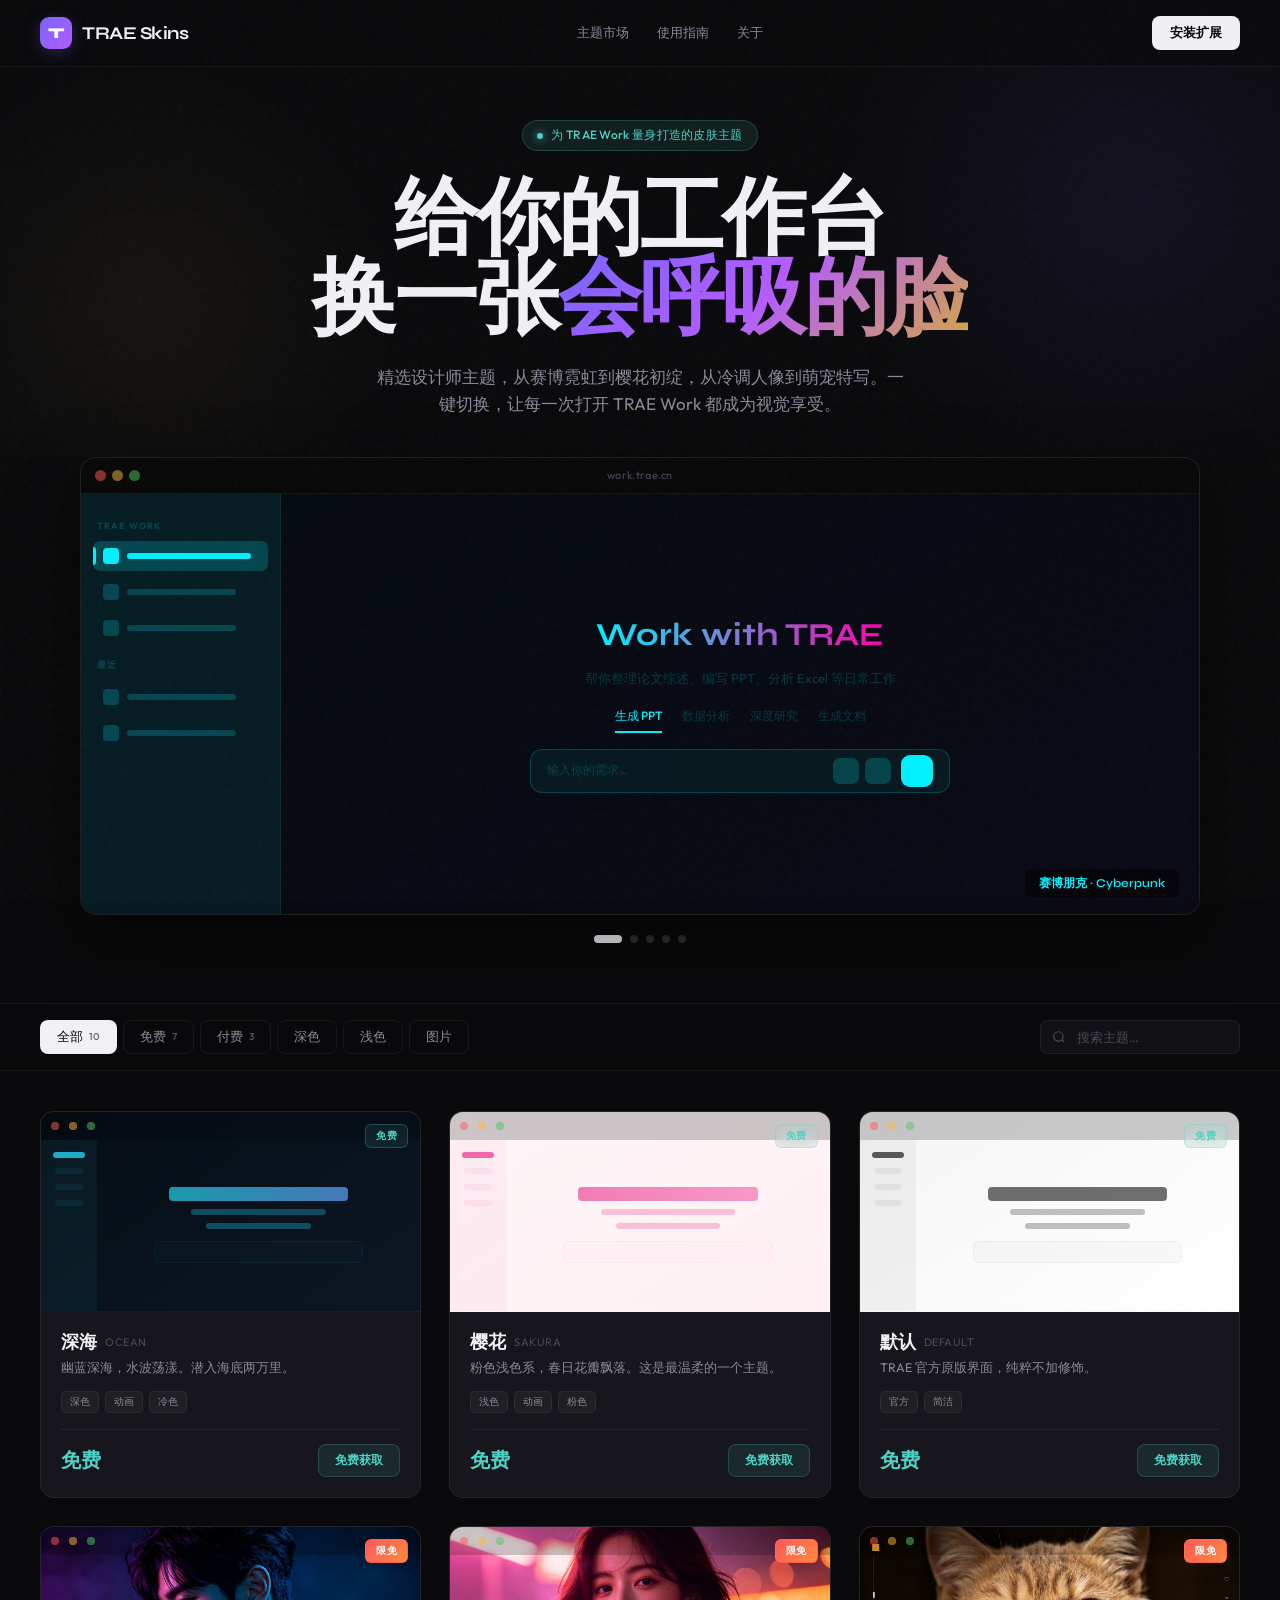
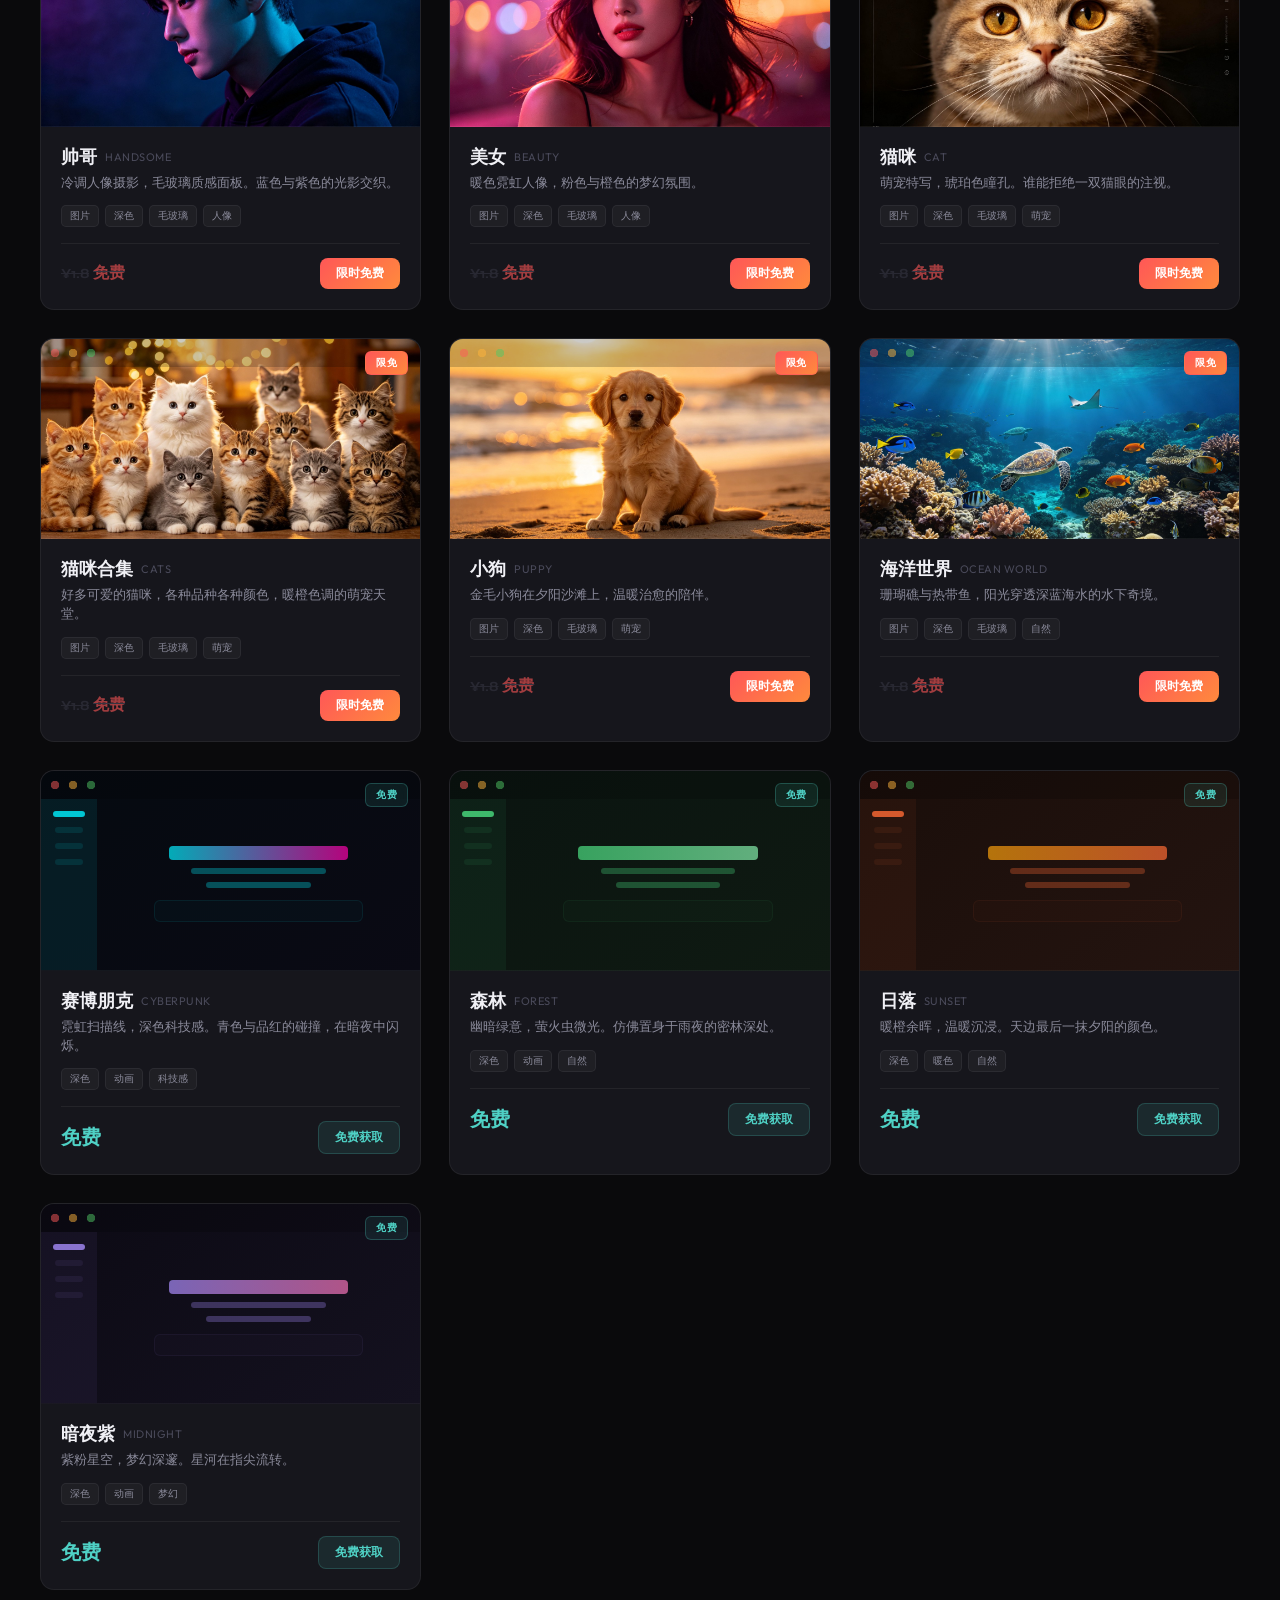
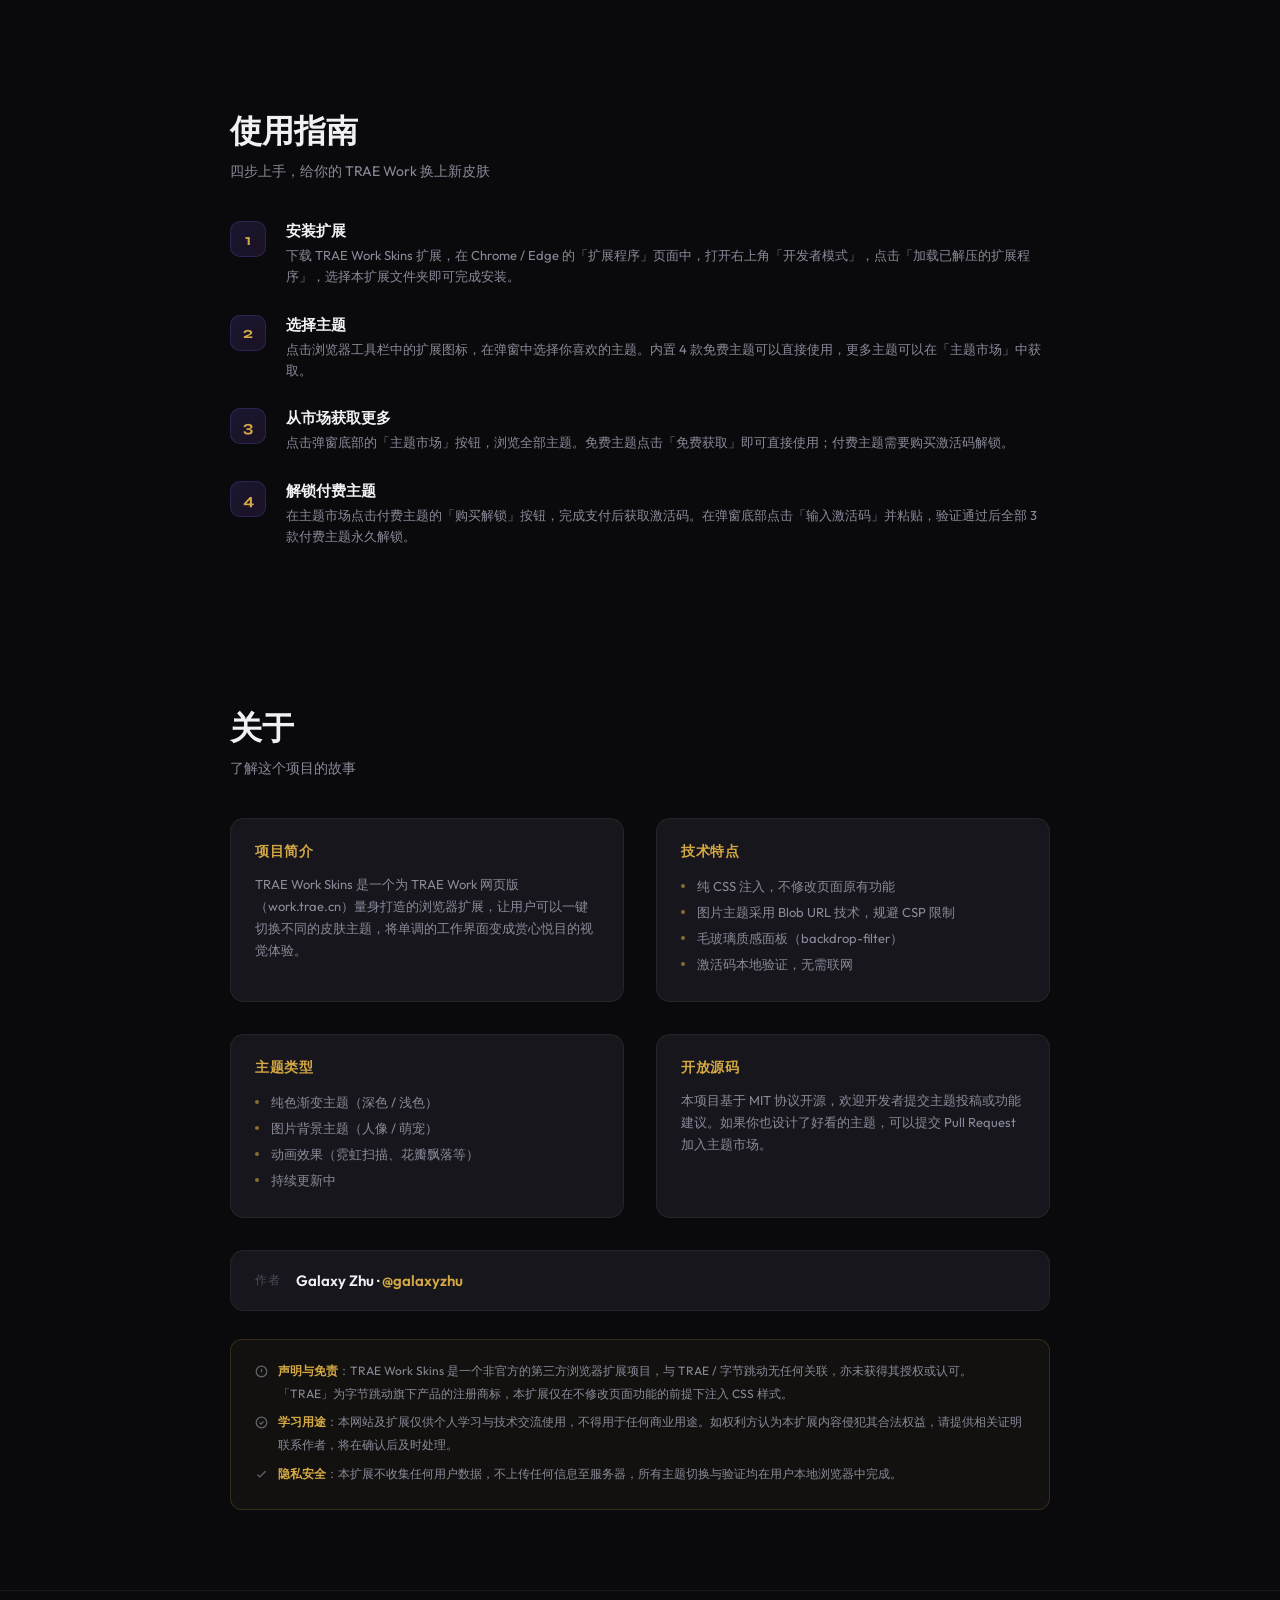
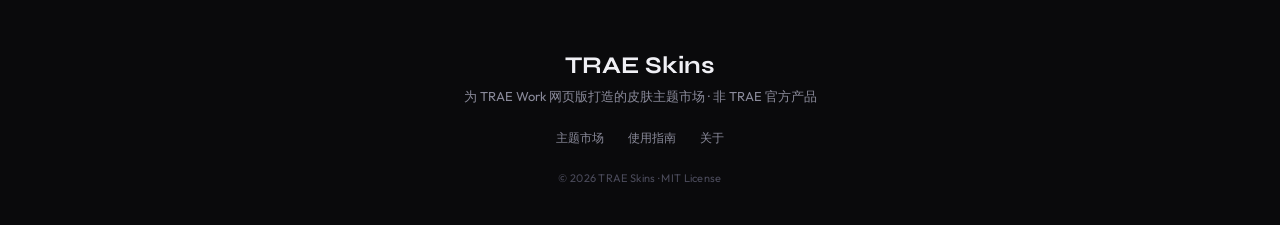
<file: index.html>
<!DOCTYPE html>
<html lang="zh-CN">
<head>
  <meta charset="UTF-8">
  <meta http-equiv="refresh" content="0; url=marketplace.html">
  <title>TRAE Skins — 主题市场</title>
</head>
<body>
  <script>location.replace('marketplace.html');</script>
</body>
</html>
</file>
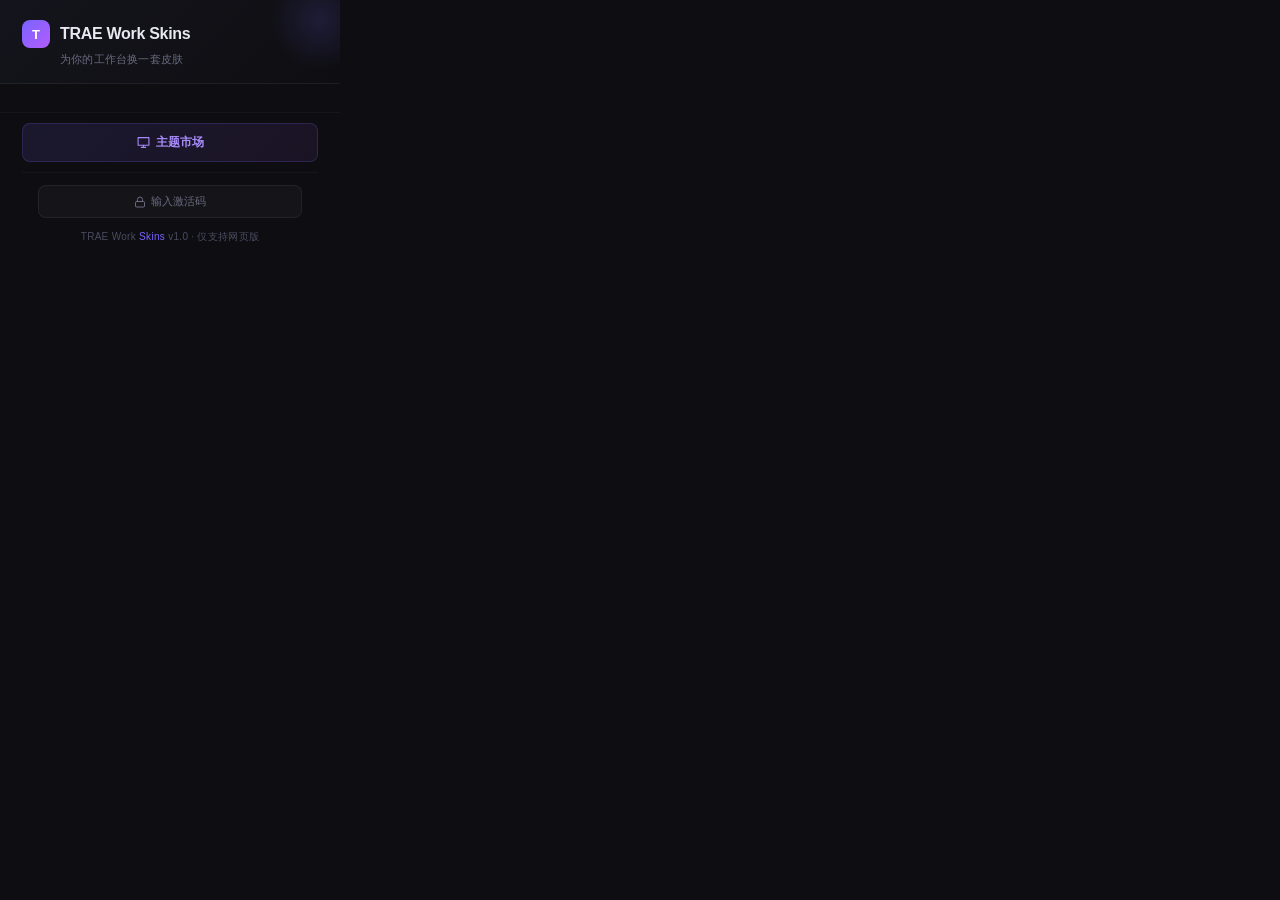
<file: popup/index.html>
<!DOCTYPE html>
<html lang="zh-CN">
<head>
  <meta charset="UTF-8">
  <meta name="viewport" content="width=device-width, initial-scale=1.0">
  <title>TRAE Work Skins</title>
  <style>
    * {
      margin: 0;
      padding: 0;
      box-sizing: border-box;
    }

    body {
      width: 340px;
      font-family: -apple-system, BlinkMacSystemFont, 'Segoe UI', 'PingFang SC', 'Microsoft YaHei', sans-serif;
      background: #0e0e12;
      color: #e8e8f0;
      overflow-y: auto;
      overflow-x: hidden;
    }

    body::-webkit-scrollbar {
      width: 4px;
    }
    body::-webkit-scrollbar-track {
      background: transparent;
    }
    body::-webkit-scrollbar-thumb {
      background: rgba(120, 100, 255, 0.25);
      border-radius: 2px;
    }

    /* 顶部品牌区 */
    .header {
      padding: 20px 22px 16px;
      background: linear-gradient(135deg, #14141c 0%, #0e0e12 100%);
      border-bottom: 1px solid rgba(255,255,255,0.06);
      position: relative;
      overflow: hidden;
    }

    .header::before {
      content: '';
      position: absolute;
      top: -30px;
      right: -30px;
      width: 100px;
      height: 100px;
      background: radial-gradient(circle, rgba(120, 100, 255, 0.15), transparent 70%);
      pointer-events: none;
    }

    .header-row {
      display: flex;
      align-items: center;
      gap: 10px;
      margin-bottom: 4px;
    }

    .logo {
      width: 28px;
      height: 28px;
      background: linear-gradient(135deg, #7864ff, #b45cff);
      border-radius: 8px;
      display: flex;
      align-items: center;
      justify-content: center;
      font-weight: 700;
      font-size: 13px;
      color: #fff;
      flex-shrink: 0;
    }

    .title {
      font-size: 16px;
      font-weight: 600;
      letter-spacing: -0.3px;
    }

    .subtitle {
      font-size: 11px;
      color: #6a6a80;
      margin-left: 38px;
      letter-spacing: 0.2px;
    }

    /* 主题列表 */
    .theme-list {
      padding: 14px 16px;
      display: flex;
      flex-direction: column;
      gap: 8px;
    }

    .theme-card {
      display: flex;
      align-items: center;
      gap: 12px;
      padding: 12px 14px;
      border-radius: 12px;
      border: 1.5px solid rgba(255,255,255,0.05);
      background: rgba(255,255,255,0.02);
      cursor: pointer;
      transition: all 0.2s ease;
      position: relative;
      overflow: hidden;
    }

    .theme-card:hover {
      background: rgba(255,255,255,0.05);
      border-color: rgba(255,255,255,0.1);
      transform: translateY(-1px);
    }

    .theme-card.active {
      border-color: rgba(120, 100, 255, 0.5);
      background: rgba(120, 100, 255, 0.06);
    }

    .theme-card.active::after {
      content: '';
      position: absolute;
      inset: 0;
      background: radial-gradient(ellipse at left, rgba(120, 100, 255, 0.06), transparent 70%);
      pointer-events: none;
    }

    /* 主题色预览条 */
    .theme-preview {
      width: 40px;
      height: 40px;
      border-radius: 10px;
      flex-shrink: 0;
      position: relative;
      box-shadow: 0 2px 8px rgba(0,0,0,0.3);
    }

    .theme-info {
      flex: 1;
      min-width: 0;
    }

    .theme-name {
      font-size: 13.5px;
      font-weight: 500;
      margin-bottom: 2px;
      display: flex;
      align-items: center;
      gap: 6px;
    }

    .theme-desc {
      font-size: 10.5px;
      color: #6a6a80;
      letter-spacing: 0.1px;
    }

    /* 选中对勾 */
    .check-icon {
      width: 20px;
      height: 20px;
      border-radius: 50%;
      border: 1.5px solid rgba(255,255,255,0.15);
      display: flex;
      align-items: center;
      justify-content: center;
      flex-shrink: 0;
      transition: all 0.2s ease;
    }

    .theme-card.active .check-icon {
      background: linear-gradient(135deg, #7864ff, #b45cff);
      border-color: transparent;
    }

    .check-icon svg {
      width: 11px;
      height: 11px;
      opacity: 0;
      transition: opacity 0.15s ease;
    }

    .theme-card.active .check-icon svg {
      opacity: 1;
    }

    /* 默认主题卡片特殊处理 */
    .theme-card[data-theme="default"] .theme-preview {
      background: #f5f5f5;
      border: 1px solid rgba(0,0,0,0.08);
    }

    /* 各主题预览渐变 */
    .theme-card[data-theme="cyberpunk"] .theme-preview {
      background: linear-gradient(135deg, #0a0a0f, #12121a);
      box-shadow: inset 0 0 0 1px rgba(0, 240, 255, 0.2);
    }
    .theme-card[data-theme="cyberpunk"] .theme-preview::after {
      content: '';
      position: absolute;
      inset: 0;
      border-radius: 10px;
      background: linear-gradient(90deg, rgba(0, 240, 255, 0.3), rgba(255, 0, 170, 0.3));
      opacity: 0.6;
    }

    .theme-card[data-theme="forest"] .theme-preview {
      background: linear-gradient(135deg, #0f1a12, #162019);
      box-shadow: inset 0 0 0 1px rgba(74, 222, 128, 0.2);
    }
    .theme-card[data-theme="forest"] .theme-preview::after {
      content: '';
      position: absolute;
      bottom: 4px;
      left: 50%;
      transform: translateX(-50%);
      width: 8px;
      height: 8px;
      border-radius: 50%;
      background: #4ade80;
      box-shadow: 0 0 6px rgba(74, 222, 128, 0.5);
    }

    .theme-card[data-theme="sunset"] .theme-preview {
      background: linear-gradient(135deg, #1a0e0a, #241410);
      box-shadow: inset 0 0 0 1px rgba(255, 107, 53, 0.2);
    }
    .theme-card[data-theme="sunset"] .theme-preview::after {
      content: '';
      position: absolute;
      inset: 0;
      border-radius: 10px;
      background: linear-gradient(180deg, rgba(245, 158, 11, 0.2), rgba(255, 107, 53, 0.15));
    }

    .theme-card[data-theme="midnight"] .theme-preview {
      background: linear-gradient(135deg, #0c0a14, #14111f);
      box-shadow: inset 0 0 0 1px rgba(167, 139, 250, 0.2);
    }
    .theme-card[data-theme="midnight"] .theme-preview::after {
      content: '';
      position: absolute;
      top: 6px;
      right: 8px;
      width: 3px;
      height: 3px;
      border-radius: 50%;
      background: #a78bfa;
      box-shadow:
        0 0 4px rgba(167, 139, 250, 0.6),
        -8px 4px 0 1px rgba(244, 114, 182, 0.5),
        5px -6px 0 1.5px rgba(192, 132, 252, 0.4);
    }

    .theme-card[data-theme="ocean"] .theme-preview {
      background: linear-gradient(135deg, #060d16, #0c1623);
      box-shadow: inset 0 0 0 1px rgba(34, 211, 238, 0.2);
    }
    .theme-card[data-theme="ocean"] .theme-preview::after {
      content: '';
      position: absolute;
      bottom: 0;
      left: 0;
      right: 0;
      height: 40%;
      border-radius: 0 0 10px 10px;
      background: linear-gradient(180deg, transparent, rgba(34, 211, 238, 0.1));
    }

    .theme-card[data-theme="sakura"] .theme-preview {
      background: linear-gradient(135deg, #fdf6f8, #fff0f3);
      box-shadow: inset 0 0 0 1px rgba(244, 114, 182, 0.2);
    }
    .theme-card[data-theme="sakura"] .theme-preview::after {
      content: '';
      position: absolute;
      inset: 0;
      border-radius: 10px;
      background:
        radial-gradient(3px 3px at 30% 40%, rgba(244, 114, 182, 0.35), transparent),
        radial-gradient(2px 2px at 65% 55%, rgba(251, 207, 232, 0.4), transparent),
        radial-gradient(2px 2px at 45% 70%, rgba(244, 114, 182, 0.25), transparent);
    }

    /* 图片主题预览 */
    .theme-card[data-theme="handsome"] .theme-preview,
    .theme-card[data-theme="beauty"] .theme-preview,
    .theme-card[data-theme="cat"] .theme-preview {
      border: 1px solid rgba(255, 255, 255, 0.1);
    }
    .theme-card[data-theme="handsome"] .theme-preview::after,
    .theme-card[data-theme="beauty"] .theme-preview::after,
    .theme-card[data-theme="cat"] .theme-preview::after {
      content: '';
      position: absolute;
      inset: 0;
      border-radius: 10px;
      background: linear-gradient(135deg, rgba(0,0,0,0.4), rgba(0,0,0,0.1));
    }

    /* "图片" 标签 */
    .theme-badge {
      display: inline-block;
      font-size: 9px;
      padding: 1px 5px;
      border-radius: 4px;
      background: rgba(120, 100, 255, 0.15);
      color: #a78bfa;
      font-weight: 600;
      letter-spacing: 0.3px;
      vertical-align: middle;
    }

    /* 底部信息 */
    .footer {
      padding: 10px 22px 14px;
      border-top: 1px solid rgba(255,255,255,0.04);
      text-align: center;
    }

    .footer-text {
      font-size: 10px;
      color: #4a4a60;
      letter-spacing: 0.3px;
    }

    .footer-text span {
      color: #7864ff;
    }

    .marketplace-btn {
      display: flex;
      align-items: center;
      justify-content: center;
      gap: 6px;
      width: 100%;
      padding: 10px;
      margin-bottom: 10px;
      border-radius: 8px;
      background: linear-gradient(135deg, rgba(120, 100, 255, 0.12), rgba(180, 92, 255, 0.08));
      border: 1px solid rgba(120, 100, 255, 0.2);
      color: #a78bfa;
      font-size: 12px;
      font-weight: 600;
      cursor: pointer;
      transition: all 0.2s;
      font-family: inherit;
    }

    .marketplace-btn:hover {
      background: linear-gradient(135deg, rgba(120, 100, 255, 0.2), rgba(180, 92, 255, 0.14));
      border-color: rgba(120, 100, 255, 0.35);
      transform: translateY(-1px);
    }

    .marketplace-btn svg {
      width: 13px;
      height: 13px;
    }

    /* 激活码输入区 */
    .license-section {
      padding: 12px 16px 4px;
      border-top: 1px solid rgba(255,255,255,0.04);
    }

    .license-toggle {
      display: flex;
      align-items: center;
      justify-content: center;
      gap: 5px;
      width: 100%;
      padding: 8px;
      border-radius: 8px;
      background: rgba(255,255,255,0.03);
      border: 1px solid rgba(255,255,255,0.06);
      color: #6a6a80;
      font-size: 11px;
      font-weight: 500;
      cursor: pointer;
      transition: all 0.2s;
      font-family: inherit;
    }

    .license-toggle:hover {
      background: rgba(255,255,255,0.05);
      color: #a8a8c0;
    }

    .license-input-row {
      display: none;
      gap: 6px;
      margin-top: 8px;
    }

    .license-input-row.show {
      display: flex;
    }

    .license-input {
      flex: 1;
      padding: 8px 10px;
      border-radius: 8px;
      border: 1px solid rgba(255,255,255,0.08);
      background: rgba(0,0,0,0.2);
      color: #e8e8f0;
      font-size: 11px;
      font-family: 'SF Mono', 'Monaco', monospace;
      outline: none;
      transition: border-color 0.2s;
    }

    .license-input::placeholder {
      color: #4a4a60;
    }

    .license-input:focus {
      border-color: rgba(120, 100, 255, 0.4);
    }

    .license-submit {
      padding: 8px 12px;
      border-radius: 8px;
      border: none;
      background: linear-gradient(135deg, #7864ff, #b45cff);
      color: #fff;
      font-size: 11px;
      font-weight: 600;
      cursor: pointer;
      transition: all 0.2s;
      font-family: inherit;
      white-space: nowrap;
    }

    .license-submit:hover {
      transform: translateY(-1px);
      box-shadow: 0 4px 12px rgba(120, 100, 255, 0.3);
    }

    .license-msg {
      font-size: 10px;
      margin-top: 6px;
      display: none;
    }

    .license-msg.show {
      display: block;
    }

    .license-msg.success {
      color: #4ade80;
    }

    .license-msg.error {
      color: #f87171;
    }

    .license-badge {
      display: inline-flex;
      align-items: center;
      gap: 4px;
      font-size: 9px;
      padding: 2px 6px;
      border-radius: 4px;
      background: rgba(74, 222, 128, 0.12);
      color: #4ade80;
      font-weight: 600;
    }

    /* 切换动画 */
    .theme-card {
      animation: fadeSlideIn 0.3s ease both;
    }
    .theme-card:nth-child(1) { animation-delay: 0.02s; }
    .theme-card:nth-child(2) { animation-delay: 0.04s; }
    .theme-card:nth-child(3) { animation-delay: 0.06s; }
    .theme-card:nth-child(4) { animation-delay: 0.08s; }
    .theme-card:nth-child(5) { animation-delay: 0.10s; }
    .theme-card:nth-child(6) { animation-delay: 0.12s; }
    .theme-card:nth-child(7) { animation-delay: 0.14s; }
    .theme-card:nth-child(8) { animation-delay: 0.16s; }
    .theme-card:nth-child(9) { animation-delay: 0.18s; }
    .theme-card:nth-child(10) { animation-delay: 0.20s; }

    @keyframes fadeSlideIn {
      from { opacity: 0; transform: translateY(6px); }
      to { opacity: 1; transform: translateY(0); }
    }
  </style>
</head>
<body>

  <div class="header">
    <div class="header-row">
      <div class="logo">T</div>
      <div class="title">TRAE Work Skins</div>
    </div>
    <div class="subtitle">为你的工作台换一套皮肤</div>
  </div>

  <div class="theme-list" id="themeList">
    <!-- 主题卡片由 JS 动态生成 -->
  </div>

  <div class="footer">
    <button class="marketplace-btn" id="marketplaceBtn">
      <svg viewBox="0 0 24 24" fill="none" stroke="currentColor" stroke-width="2" stroke-linecap="round" stroke-linejoin="round">
        <path d="M2 3h20v14H2z"/>
        <path d="M8 21h8"/>
        <path d="M12 17v4"/>
      </svg>
      主题市场
    </button>

    <div class="license-section">
      <div id="licenseStatus" style="display:none; text-align:center; padding:4px 0;">
        <span class="license-badge">
          <svg viewBox="0 0 12 12" width="10" height="10" fill="none" stroke="currentColor" stroke-width="2"><polyline points="2.5 6 5 8.5 9.5 3.5"/></svg>
          付费主题已解锁
        </span>
      </div>
      <button class="license-toggle" id="licenseToggle">
        <svg viewBox="0 0 24 24" width="12" height="12" fill="none" stroke="currentColor" stroke-width="2" stroke-linecap="round" stroke-linejoin="round">
          <rect x="3" y="11" width="18" height="11" rx="2"/>
          <path d="M7 11V7a5 5 0 0 1 10 0v4"/>
        </svg>
        输入激活码
      </button>
      <div class="license-input-row" id="licenseInputRow">
        <input type="text" class="license-input" id="licenseInput" placeholder="XXXX-XXXX" maxlength="25">
        <button class="license-submit" id="licenseSubmit">验证</button>
      </div>
      <div class="license-msg" id="licenseMsg"></div>
    </div>

    <div class="footer-text" style="margin-top:8px;">TRAE Work <span>Skins</span> v1.0 · 仅支持网页版</div>
  </div>

  <script src="../license.js"></script>
  <script src="popup.js"></script>
</body>
</html>
</file>
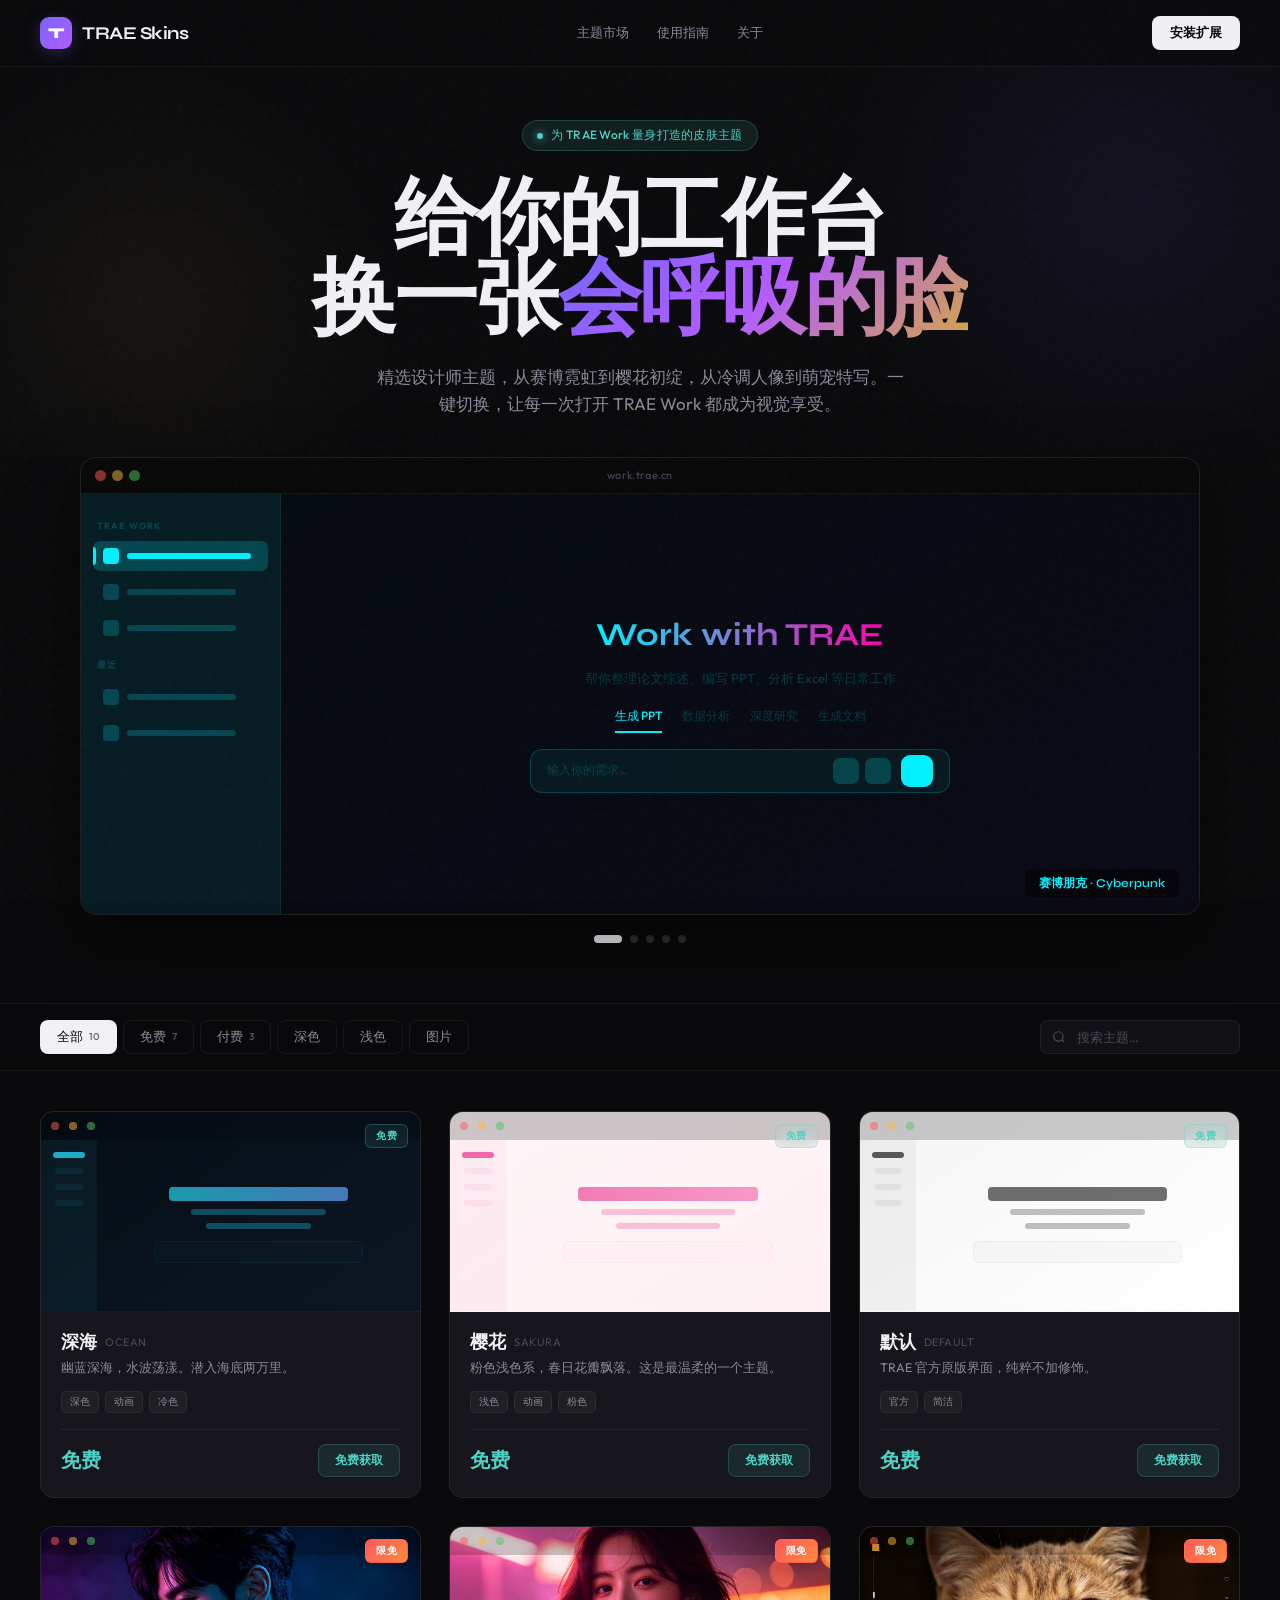
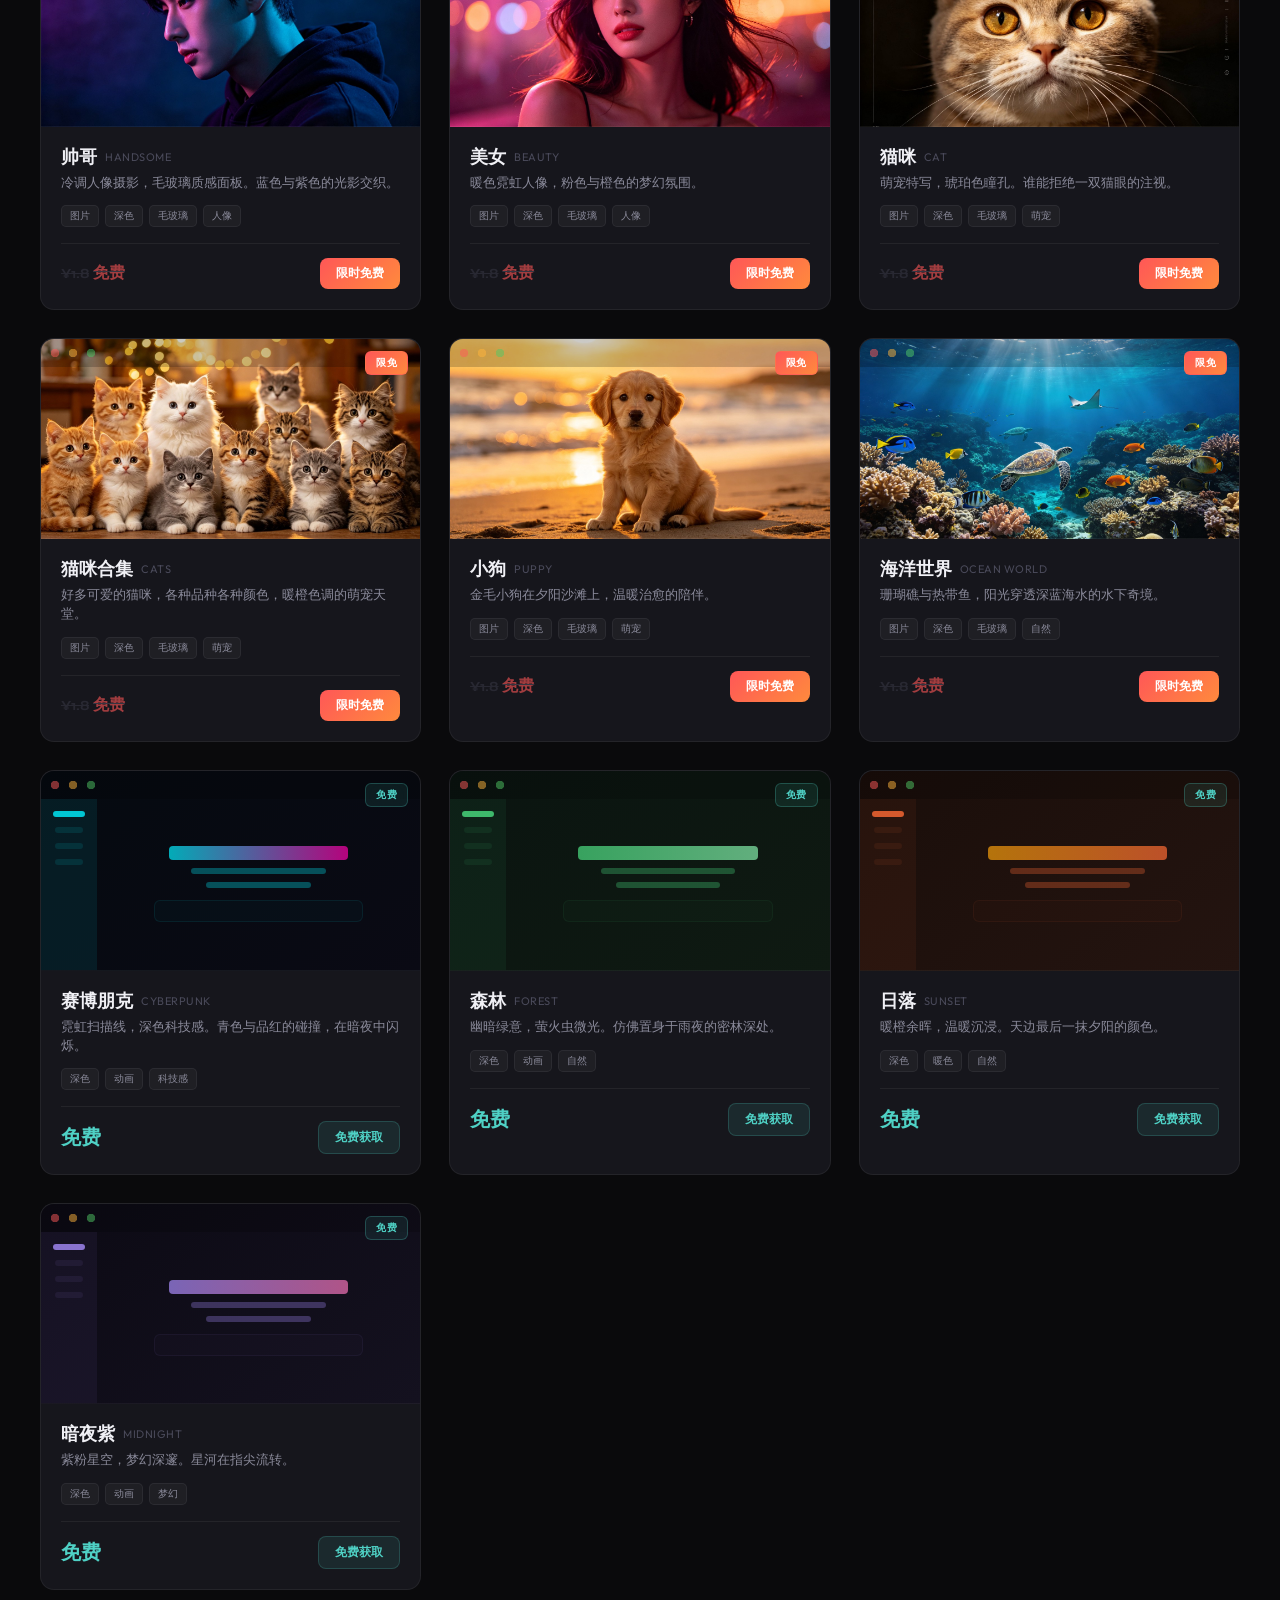
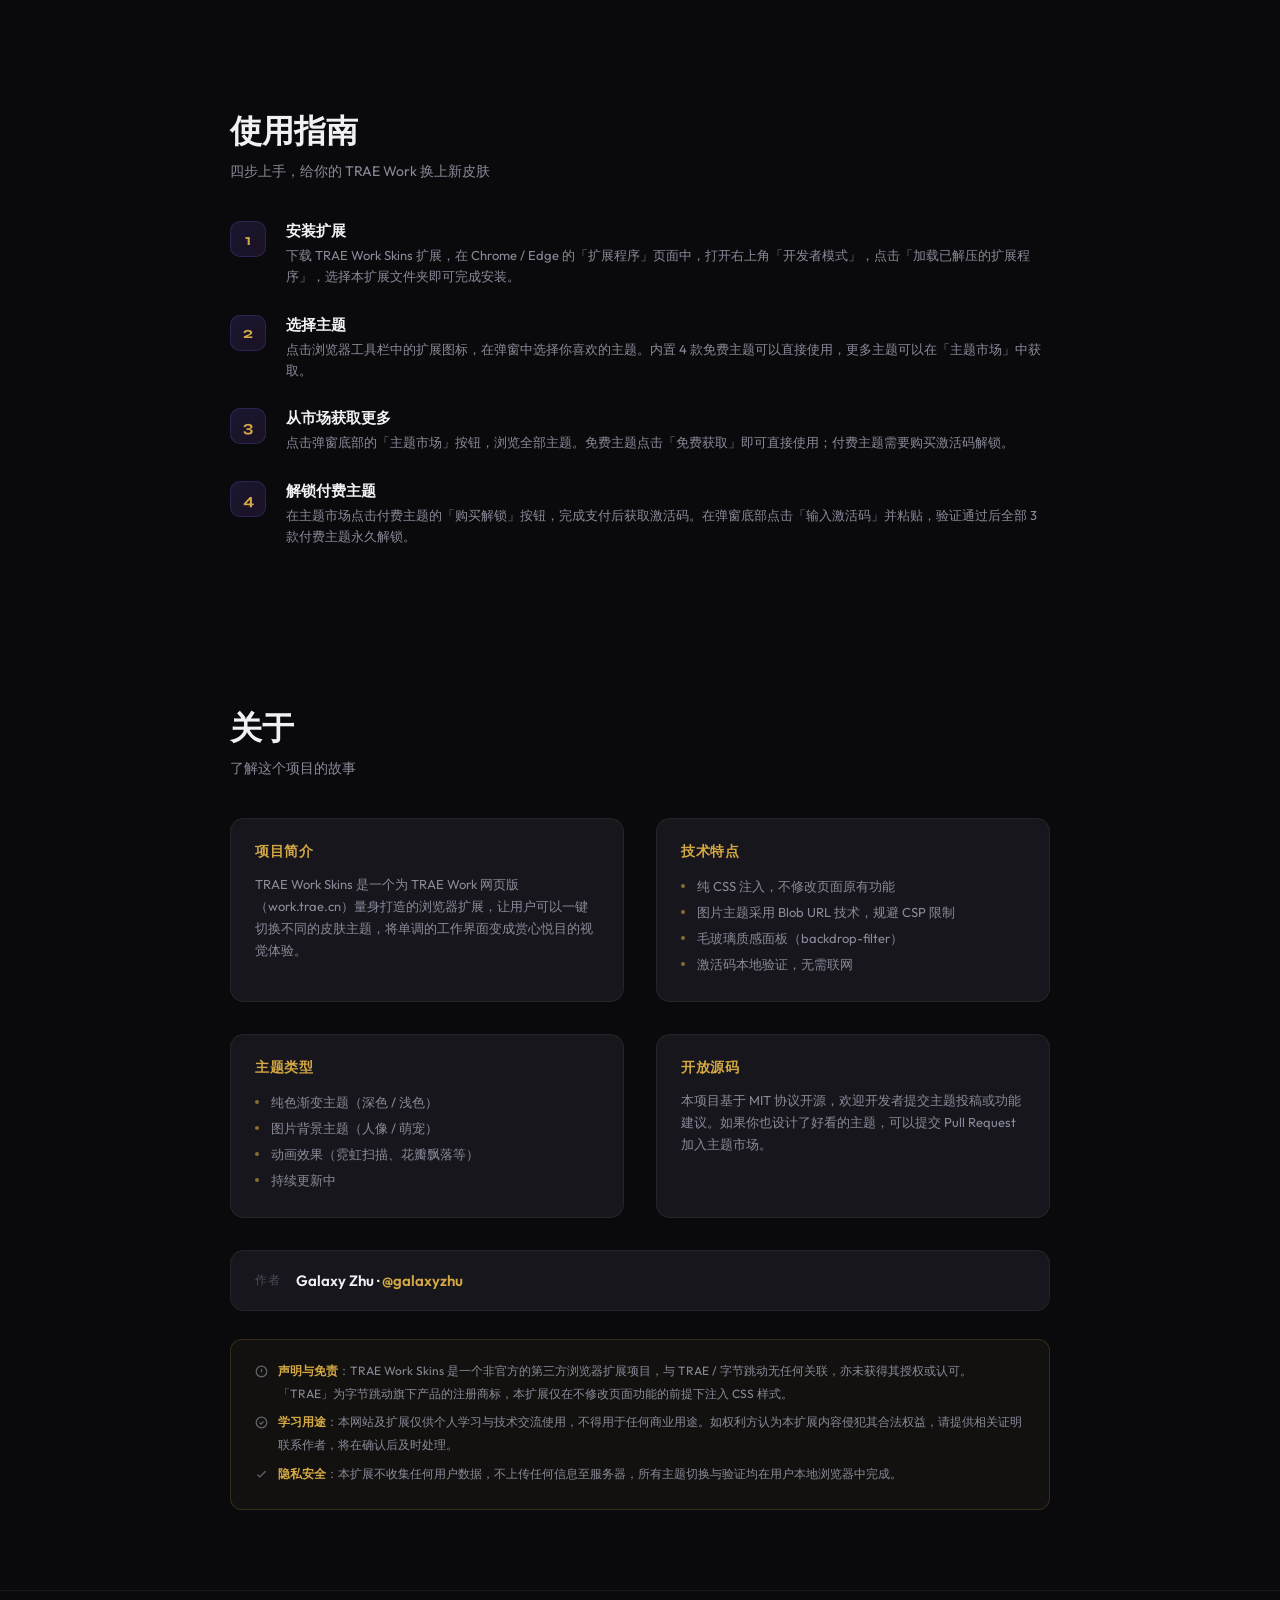
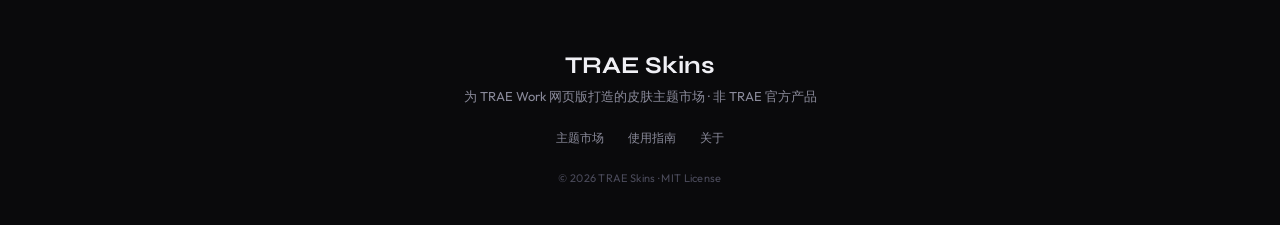
<file: marketplace.html>
<!DOCTYPE html>
<html lang="zh-CN">
<head>
<meta charset="UTF-8">
<meta name="viewport" content="width=device-width, initial-scale=1.0">
<title>TRAE Skins — 主题市场</title>
<link rel="preconnect" href="https://fonts.googleapis.com">
<link rel="preconnect" href="https://fonts.gstatic.com" crossorigin>
<link href="https://fonts.googleapis.com/css2?family=Syne:wght@500;600;700;800&family=Outfit:wght@300;400;500;600;700&display=swap" rel="stylesheet">
<style>
/* ============================================
   TRAE Skins Marketplace
   Aesthetic: Art Gallery × Boutique Marketplace
   ============================================ */

:root {
  --bg-base: #0a0a0c;
  --bg-elevated: #121216;
  --bg-card: #16161c;
  --border: rgba(255,255,255,0.06);
  --border-hover: rgba(255,255,255,0.12);
  --text-primary: #f0f0f5;
  --text-secondary: #8a8a9a;
  --text-muted: #4a4a5a;
  --accent-gold: #d4a843;
  --accent-gold-soft: rgba(212, 168, 67, 0.12);
  --accent-teal: #4fd1c5;
  --accent-teal-soft: rgba(79, 209, 197, 0.10);
  --radius: 14px;
  --radius-sm: 10px;
}

* { margin: 0; padding: 0; box-sizing: border-box; }

html { scroll-behavior: smooth; }

body {
  font-family: 'Outfit', sans-serif;
  background: var(--bg-base);
  color: var(--text-primary);
  overflow-x: hidden;
  -webkit-font-smoothing: antialiased;
}

/* Grain texture overlay */
body::before {
  content: '';
  position: fixed;
  inset: 0;
  z-index: 9999;
  pointer-events: none;
  opacity: 0.025;
  background-image: url("data:image/svg+xml,%3Csvg viewBox='0 0 200 200' xmlns='http://www.w3.org/2000/svg'%3E%3Cfilter id='n'%3E%3CfeTurbulence type='fractalNoise' baseFrequency='0.9' numOctaves='3' /%3E%3C/filter%3E%3Crect width='100%25' height='100%25' filter='url(%23n)'/%3E%3C/svg%3E");
}

/* === Navigation === */
.nav {
  position: fixed;
  top: 0; left: 0; right: 0;
  z-index: 100;
  padding: 16px 40px;
  display: flex;
  align-items: center;
  justify-content: space-between;
  backdrop-filter: blur(20px) saturate(140%);
  -webkit-backdrop-filter: blur(20px) saturate(140%);
  background: rgba(10, 10, 12, 0.72);
  border-bottom: 1px solid var(--border);
  transition: padding 0.3s ease;
}

.nav-logo {
  display: flex;
  align-items: center;
  gap: 10px;
  font-family: 'Syne', sans-serif;
  font-weight: 700;
  font-size: 18px;
  letter-spacing: -0.5px;
}

.nav-logo-mark {
  width: 32px;
  height: 32px;
  border-radius: 9px;
  background: linear-gradient(135deg, #7864ff, #b45cff);
  display: flex;
  align-items: center;
  justify-content: center;
  font-size: 15px;
  font-weight: 800;
  color: #fff;
  box-shadow: 0 4px 16px rgba(120, 100, 255, 0.25);
}

.nav-links {
  display: flex;
  align-items: center;
  gap: 28px;
}

.nav-link {
  font-size: 13px;
  color: var(--text-secondary);
  text-decoration: none;
  transition: color 0.2s;
  font-weight: 500;
}
.nav-link:hover { color: var(--text-primary); }

.nav-cta {
  padding: 8px 18px;
  border-radius: 8px;
  background: var(--text-primary);
  color: var(--bg-base);
  font-size: 13px;
  font-weight: 600;
  text-decoration: none;
  transition: transform 0.2s, box-shadow 0.2s;
}
.nav-cta:hover {
  transform: translateY(-1px);
  box-shadow: 0 8px 24px rgba(240, 240, 245, 0.15);
}

/* === Hero === */
.hero {
  min-height: auto;
  display: flex;
  align-items: center;
  justify-content: center;
  position: relative;
  padding: 120px 40px 0;
  overflow: hidden;
}

.hero-bg {
  position: absolute;
  inset: 0;
  z-index: 0;
}

.hero-bg::before {
  content: '';
  position: absolute;
  width: 600px;
  height: 600px;
  top: -100px;
  right: -150px;
  border-radius: 50%;
  background: radial-gradient(circle, rgba(120, 100, 255, 0.08), transparent 70%);
  animation: float 20s ease-in-out infinite;
}

.hero-bg::after {
  content: '';
  position: absolute;
  width: 500px;
  height: 500px;
  bottom: -100px;
  left: -100px;
  border-radius: 50%;
  background: radial-gradient(circle, rgba(212, 168, 67, 0.06), transparent 70%);
  animation: float 25s ease-in-out infinite reverse;
}

@keyframes float {
  0%, 100% { transform: translate(0, 0); }
  50% { transform: translate(40px, 30px); }
}

.hero-content {
  position: relative;
  z-index: 1;
  text-align: center;
  max-width: 720px;
}

.hero-eyebrow {
  display: inline-flex;
  align-items: center;
  gap: 8px;
  padding: 6px 14px;
  border-radius: 100px;
  background: var(--accent-teal-soft);
  border: 1px solid rgba(79, 209, 197, 0.2);
  font-size: 12px;
  color: var(--accent-teal);
  font-weight: 500;
  letter-spacing: 0.3px;
  margin-bottom: 28px;
  animation: fadeUp 0.6s ease both;
}

.hero-eyebrow-dot {
  width: 6px;
  height: 6px;
  border-radius: 50%;
  background: var(--accent-teal);
  box-shadow: 0 0 8px var(--accent-teal);
}

.hero-title {
  font-family: 'Syne', sans-serif;
  font-size: clamp(48px, 7vw, 84px);
  font-weight: 800;
  line-height: 0.95;
  letter-spacing: -2px;
  margin-bottom: 24px;
  animation: fadeUp 0.7s ease 0.1s both;
}

.hero-title em {
  font-style: normal;
  background: linear-gradient(135deg, #7864ff 0%, #b45cff 50%, #d4a843 100%);
  -webkit-background-clip: text;
  -webkit-text-fill-color: transparent;
  background-clip: text;
}

.hero-desc {
  font-size: 17px;
  line-height: 1.6;
  color: var(--text-secondary);
  max-width: 540px;
  margin: 0 auto 40px;
  animation: fadeUp 0.7s ease 0.2s both;
}

.hero-actions {
  display: flex;
  gap: 14px;
  justify-content: center;
  animation: fadeUp 0.7s ease 0.3s both;
}

.btn-primary {
  padding: 14px 28px;
  border-radius: 10px;
  background: var(--text-primary);
  color: var(--bg-base);
  font-size: 14px;
  font-weight: 600;
  text-decoration: none;
  border: none;
  cursor: pointer;
  transition: transform 0.2s, box-shadow 0.2s;
}
.btn-primary:hover {
  transform: translateY(-2px);
  box-shadow: 0 12px 32px rgba(240, 240, 245, 0.2);
}

.btn-ghost {
  padding: 14px 28px;
  border-radius: 10px;
  background: transparent;
  color: var(--text-primary);
  font-size: 14px;
  font-weight: 500;
  text-decoration: none;
  border: 1px solid var(--border-hover);
  cursor: pointer;
  transition: all 0.2s;
}
.btn-ghost:hover {
  background: rgba(255,255,255,0.04);
  border-color: rgba(255,255,255,0.2);
}

.hero-stats {
  display: flex;
  gap: 40px;
  justify-content: center;
  margin-top: 60px;
  animation: fadeUp 0.7s ease 0.4s both;
}

.hero-stat {
  text-align: center;
}

.hero-stat-num {
  font-family: 'Syne', sans-serif;
  font-size: 32px;
  font-weight: 700;
  color: var(--text-primary);
}

.hero-stat-label {
  font-size: 11px;
  color: var(--text-muted);
  text-transform: uppercase;
  letter-spacing: 1px;
}

@keyframes fadeUp {
  from { opacity: 0; transform: translateY(20px); }
  to { opacity: 1; transform: translateY(0); }
}

/* === Filter Bar === */
.filter-section {
  position: sticky;
  top: 65px;
  z-index: 50;
  padding: 16px 40px;
  background: rgba(10, 10, 12, 0.85);
  backdrop-filter: blur(20px);
  -webkit-backdrop-filter: blur(20px);
  border-top: 1px solid var(--border);
  border-bottom: 1px solid var(--border);
  display: flex;
  align-items: center;
  justify-content: space-between;
  gap: 20px;
}

.filter-tabs {
  display: flex;
  gap: 6px;
  flex-wrap: wrap;
}

.filter-tab {
  padding: 7px 16px;
  border-radius: 8px;
  background: transparent;
  border: 1px solid var(--border);
  color: var(--text-secondary);
  font-size: 12.5px;
  font-weight: 500;
  cursor: pointer;
  transition: all 0.2s;
  font-family: inherit;
  display: flex;
  align-items: center;
  gap: 6px;
}

.filter-tab:hover {
  color: var(--text-primary);
  border-color: var(--border-hover);
}

.filter-tab.active {
  background: var(--text-primary);
  color: var(--bg-base);
  border-color: transparent;
}

.filter-tab .count {
  font-size: 10px;
  opacity: 0.6;
}

.filter-search {
  position: relative;
  flex-shrink: 0;
}

.filter-search input {
  width: 200px;
  padding: 8px 14px 8px 36px;
  border-radius: 8px;
  background: var(--bg-elevated);
  border: 1px solid var(--border);
  color: var(--text-primary);
  font-size: 13px;
  font-family: inherit;
  outline: none;
  transition: border-color 0.2s;
}

.filter-search input:focus {
  border-color: rgba(120, 100, 255, 0.4);
}

.filter-search input::placeholder {
  color: var(--text-muted);
}

.filter-search svg {
  position: absolute;
  left: 12px;
  top: 50%;
  transform: translateY(-50%);
  width: 14px;
  height: 14px;
  color: var(--text-muted);
}

/* === Showcase === */
.showcase {
  padding: 0 40px 60px;
  max-width: 1200px;
  margin: 0 auto;
  animation: fadeUp 0.8s ease 0.4s both;
}

.showcase-title {
  text-align: center;
  margin-bottom: 32px;
}

.showcase-title h2 {
  font-family: 'Syne', sans-serif;
  font-size: 28px;
  font-weight: 700;
  margin-bottom: 6px;
}

.showcase-title p {
  font-size: 13px;
  color: var(--text-secondary);
}

.showcase-stage {
  position: relative;
  border-radius: 16px;
  overflow: hidden;
  border: 1px solid var(--border-hover);
  box-shadow: 0 24px 64px rgba(0, 0, 0, 0.5);
  background: #000;
}

/* Browser chrome */
.showcase-chrome {
  height: 36px;
  display: flex;
  align-items: center;
  padding: 0 14px;
  gap: 6px;
  border-bottom: 1px solid rgba(255,255,255,0.06);
  background: rgba(255,255,255,0.03);
  position: relative;
}

.showcase-chrome-dot {
  width: 11px;
  height: 11px;
  border-radius: 50%;
}
.showcase-chrome-dot:nth-child(1) { background: rgba(255,90,90,0.5); }
.showcase-chrome-dot:nth-child(2) { background: rgba(255,180,60,0.5); }
.showcase-chrome-dot:nth-child(3) { background: rgba(80,200,100,0.5); }

.showcase-url {
  position: absolute;
  left: 50%;
  transform: translateX(-50%);
  font-size: 11px;
  color: var(--text-muted);
  letter-spacing: 0.3px;
}

/* App body */
.showcase-body {
  display: flex;
  height: 420px;
  position: relative;
  overflow: hidden;
  transition: background 0.6s ease;
}

/* Sidebar */
.showcase-sidebar {
  width: 200px;
  flex-shrink: 0;
  padding: 16px 12px;
  display: flex;
  flex-direction: column;
  gap: 6px;
  transition: background 0.6s ease;
  border-right: 1px solid rgba(255,255,255,0.05);
}

.showcase-sidebar-section {
  font-size: 9px;
  font-weight: 700;
  text-transform: uppercase;
  letter-spacing: 1px;
  color: var(--text-muted);
  margin: 10px 4px 4px;
  transition: color 0.6s ease;
}

.showcase-sidebar-item {
  display: flex;
  align-items: center;
  gap: 8px;
  padding: 7px 10px;
  border-radius: 7px;
  font-size: 12px;
  transition: all 0.6s ease;
}

.showcase-sidebar-item-icon {
  width: 16px;
  height: 16px;
  border-radius: 4px;
  flex-shrink: 0;
  transition: background 0.6s ease;
}

.showcase-sidebar-item-text {
  height: 6px;
  border-radius: 3px;
  width: 70%;
  transition: background 0.6s ease;
}

.showcase-sidebar-item.active {
  position: relative;
}

.showcase-sidebar-item.active::before {
  content: '';
  position: absolute;
  left: 0; top: 50%;
  transform: translateY(-50%);
  width: 3px;
  height: 60%;
  border-radius: 0 3px 3px 0;
  transition: background 0.6s ease;
}

/* Main content */
.showcase-main {
  flex: 1;
  padding: 28px 32px;
  display: flex;
  flex-direction: column;
  align-items: center;
  justify-content: center;
  gap: 16px;
  position: relative;
  transition: background 0.6s ease;
}

.showcase-main-title {
  font-family: 'Syne', sans-serif;
  font-size: 32px;
  font-weight: 700;
  transition: all 0.6s ease;
}

.showcase-main-subtitle {
  font-size: 13px;
  transition: color 0.6s ease;
}

/* Input box */
.showcase-input {
  width: 80%;
  max-width: 420px;
  height: 44px;
  border-radius: 12px;
  display: flex;
  align-items: center;
  padding: 0 16px;
  gap: 10px;
  transition: all 0.6s ease;
}

.showcase-input-placeholder {
  font-size: 12px;
  transition: color 0.6s ease;
}

.showcase-input-actions {
  margin-left: auto;
  display: flex;
  gap: 6px;
}

.showcase-input-btn {
  width: 26px;
  height: 26px;
  border-radius: 7px;
  transition: background 0.6s ease;
}

.showcase-input-send {
  width: 32px;
  height: 32px;
  border-radius: 9px;
  transition: background 0.6s ease;
}

/* Scene tabs */
.showcase-tabs {
  display: flex;
  gap: 20px;
  margin-top: 4px;
}

.showcase-tab {
  font-size: 12px;
  font-weight: 500;
  padding-bottom: 6px;
  border-bottom: 2px solid transparent;
  transition: all 0.6s ease;
}

.showcase-tab.active {
  border-bottom-width: 2px;
  border-bottom-style: solid;
}

/* Showcase controls */
.showcase-controls {
  display: flex;
  justify-content: center;
  gap: 8px;
  margin-top: 20px;
}

.showcase-dot {
  width: 8px;
  height: 8px;
  border-radius: 50%;
  background: rgba(255,255,255,0.15);
  border: none;
  cursor: pointer;
  transition: all 0.3s;
  padding: 0;
}

.showcase-dot.active {
  width: 28px;
  border-radius: 4px;
  background: var(--text-primary);
}

/* Showcase label */
.showcase-label {
  position: absolute;
  bottom: 16px;
  right: 20px;
  z-index: 10;
  padding: 6px 14px;
  border-radius: 8px;
  backdrop-filter: blur(12px);
  -webkit-backdrop-filter: blur(12px);
  background: rgba(0,0,0,0.5);
  font-size: 12px;
  font-weight: 600;
  font-family: 'Syne', sans-serif;
  transition: all 0.4s ease;
  opacity: 0;
}

.showcase-label.show {
  opacity: 1;
}

/* === Theme Grid === */
.marketplace {
  padding: 40px;
  max-width: 1400px;
  margin: 0 auto;
}

.theme-grid {
  display: grid;
  grid-template-columns: repeat(auto-fill, minmax(340px, 1fr));
  gap: 28px;
}

.theme-card {
  background: var(--bg-card);
  border: 1px solid var(--border);
  border-radius: var(--radius);
  overflow: hidden;
  cursor: pointer;
  transition: transform 0.35s cubic-bezier(0.2, 0.8, 0.2, 1), border-color 0.2s, box-shadow 0.35s;
  position: relative;
  animation: cardReveal 0.5s ease both;
}

.theme-card:hover {
  transform: translateY(-6px);
  border-color: var(--border-hover);
  box-shadow: 0 20px 48px rgba(0, 0, 0, 0.4);
}

@keyframes cardReveal {
  from { opacity: 0; transform: translateY(24px); }
  to { opacity: 1; transform: translateY(0); }
}

/* === Browser Window Preview === */
.theme-preview {
  height: 200px;
  position: relative;
  overflow: hidden;
  border-bottom: 1px solid var(--border);
}

.theme-preview::before {
  /* Browser chrome dots */
  content: '';
  position: absolute;
  top: 0; left: 0; right: 0;
  height: 28px;
  background: rgba(0, 0, 0, 0.2);
  z-index: 2;
  background-image:
    radial-gradient(circle at 14px 14px, rgba(255,90,90,0.5) 4px, transparent 4.5px),
    radial-gradient(circle at 32px 14px, rgba(255,180,60,0.5) 4px, transparent 4.5px),
    radial-gradient(circle at 50px 14px, rgba(80,200,100,0.5) 4px, transparent 4.5px);
}

/* Mini sidebar inside preview */
.theme-preview-sidebar {
  position: absolute;
  top: 28px;
  left: 0;
  bottom: 0;
  width: 56px;
  z-index: 1;
  display: flex;
  flex-direction: column;
  align-items: center;
  padding-top: 12px;
  gap: 10px;
}

.theme-preview-sidebar span {
  width: 28px;
  height: 6px;
  border-radius: 3px;
  opacity: 0.5;
}

.theme-preview-sidebar span:nth-child(1) { opacity: 0.8; width: 32px; }

/* Mini content area inside preview */
.theme-preview-content {
  position: absolute;
  top: 28px;
  left: 56px;
  right: 0;
  bottom: 0;
  display: flex;
  flex-direction: column;
  align-items: center;
  justify-content: center;
  gap: 8px;
  z-index: 1;
  padding: 12px;
}

.theme-preview-title {
  width: 60%;
  height: 14px;
  border-radius: 4px;
  opacity: 0.7;
}

.theme-preview-line {
  width: 45%;
  height: 6px;
  border-radius: 3px;
  opacity: 0.3;
}
.theme-preview-line:nth-child(3) { width: 35%; }

.theme-preview-input {
  width: 70%;
  height: 22px;
  border-radius: 6px;
  margin-top: 4px;
  opacity: 0.4;
}

/* Price badge */
.theme-badge {
  position: absolute;
  top: 12px;
  right: 12px;
  z-index: 3;
  padding: 4px 10px;
  border-radius: 6px;
  font-size: 10px;
  font-weight: 700;
  letter-spacing: 0.5px;
  text-transform: uppercase;
  backdrop-filter: blur(10px);
  -webkit-backdrop-filter: blur(10px);
}

.theme-badge.free {
  background: var(--accent-teal-soft);
  color: var(--accent-teal);
  border: 1px solid rgba(79, 209, 197, 0.25);
}

.theme-badge.premium {
  background: linear-gradient(135deg, #ff5757, #ff8a3d);
  color: #fff;
  border: 1px solid rgba(255, 87, 87, 0.4);
  animation: badgePulse 2s ease-in-out infinite;
}

@keyframes badgePulse {
  0%, 100% { box-shadow: 0 0 0 0 rgba(255, 87, 87, 0.3); }
  50% { box-shadow: 0 0 0 6px rgba(255, 87, 87, 0); }
}

/* === Theme Info === */
.theme-info {
  padding: 18px 20px 20px;
}

.theme-name {
  font-family: 'Syne', sans-serif;
  font-size: 18px;
  font-weight: 600;
  margin-bottom: 4px;
  display: flex;
  align-items: center;
  gap: 8px;
}

.theme-name-en {
  font-size: 11px;
  font-family: 'Outfit', sans-serif;
  font-weight: 400;
  color: var(--text-muted);
  letter-spacing: 0.5px;
  text-transform: uppercase;
}

.theme-desc {
  font-size: 12.5px;
  color: var(--text-secondary);
  line-height: 1.5;
  margin-bottom: 14px;
}

.theme-tags {
  display: flex;
  gap: 6px;
  flex-wrap: wrap;
  margin-bottom: 16px;
}

.theme-tag {
  padding: 3px 8px;
  border-radius: 5px;
  font-size: 10px;
  font-weight: 500;
  background: rgba(255,255,255,0.04);
  color: var(--text-secondary);
  border: 1px solid var(--border);
}

.theme-footer {
  display: flex;
  align-items: center;
  justify-content: space-between;
  padding-top: 14px;
  border-top: 1px solid var(--border);
}

.theme-price {
  font-family: 'Syne', sans-serif;
  font-size: 20px;
  font-weight: 700;
}

.theme-price.free { color: var(--accent-teal); }
.theme-price.premium { color: var(--text-muted); text-decoration: line-through; font-size: 14px; opacity: 0.6; }
.theme-price.coming { color: var(--text-muted); }

.theme-price-free {
  font-family: 'Syne', sans-serif;
  font-size: 16px;
  font-weight: 700;
  color: #ff5757;
  margin-left: 4px;
}

.theme-action {
  padding: 7px 16px;
  border-radius: 8px;
  font-size: 12px;
  font-weight: 600;
  border: none;
  cursor: pointer;
  transition: all 0.2s;
  font-family: inherit;
}

.theme-action.free {
  background: var(--accent-teal-soft);
  color: var(--accent-teal);
  border: 1px solid rgba(79, 209, 197, 0.2);
}
.theme-action.free:hover {
  background: rgba(79, 209, 197, 0.18);
}

.theme-action.premium {
  background: linear-gradient(135deg, #ff5757, #ff8a3d);
  color: #fff;
  font-weight: 700;
  position: relative;
  overflow: hidden;
  animation: btnPulse 2.5s ease-in-out infinite;
}

.theme-action.premium::before {
  content: '';
  position: absolute;
  top: 0;
  left: -100%;
  width: 100%;
  height: 100%;
  background: linear-gradient(90deg, transparent, rgba(255,255,255,0.3), transparent);
  transition: left 0.5s;
}

.theme-action.premium:hover::before {
  left: 100%;
}

.theme-action.premium:hover {
  transform: translateY(-2px);
  box-shadow: 0 8px 24px rgba(255, 87, 87, 0.4);
}

@keyframes btnPulse {
  0%, 100% { box-shadow: 0 0 0 0 rgba(255, 87, 87, 0.3); }
  50% { box-shadow: 0 0 0 8px rgba(255, 87, 87, 0); }
}

.theme-action.coming {
  background: rgba(255,255,255,0.04);
  color: var(--text-muted);
  border: 1px solid var(--border);
  cursor: not-allowed;
}

.theme-action.unlocked {
  background: rgba(74, 222, 128, 0.12);
  color: #4ade80;
  border: 1px solid rgba(74, 222, 128, 0.2);
  cursor: default;
}

/* === License Modal === */
.license-modal-overlay {
  position: fixed;
  inset: 0;
  z-index: 10000;
  background: rgba(0, 0, 0, 0.7);
  backdrop-filter: blur(8px);
  -webkit-backdrop-filter: blur(8px);
  display: flex;
  align-items: center;
  justify-content: center;
  opacity: 0;
  pointer-events: none;
  transition: opacity 0.25s ease;
}

.license-modal-overlay.show {
  opacity: 1;
  pointer-events: auto;
}

.license-modal {
  background: var(--bg-elevated);
  border: 1px solid var(--border-hover);
  border-radius: 18px;
  padding: 36px 32px 28px;
  max-width: 400px;
  width: 90%;
  text-align: center;
  transform: scale(0.92);
  transition: transform 0.25s ease;
  position: relative;
}

.license-modal-overlay.show .license-modal {
  transform: scale(1);
}

.license-modal-icon {
  width: 48px;
  height: 48px;
  margin: 0 auto 16px;
  border-radius: 14px;
  background: linear-gradient(135deg, var(--accent-gold), rgba(212, 168, 67, 0.6));
  display: flex;
  align-items: center;
  justify-content: center;
}

.license-modal-icon svg {
  width: 22px;
  height: 22px;
  color: #1a1408;
}

.license-modal h3 {
  font-family: 'Syne', sans-serif;
  font-size: 20px;
  font-weight: 700;
  margin-bottom: 6px;
}

.license-modal p {
  font-size: 13px;
  color: var(--text-secondary);
  margin-bottom: 20px;
  line-height: 1.5;
}

.license-modal-input {
  width: 100%;
  padding: 12px 14px;
  border-radius: 10px;
  border: 1px solid var(--border-hover);
  background: rgba(0, 0, 0, 0.25);
  color: var(--text-primary);
  font-size: 14px;
  font-family: 'SF Mono', 'Monaco', monospace;
  outline: none;
  text-align: center;
  letter-spacing: 1px;
  margin-bottom: 12px;
  transition: border-color 0.2s;
}

.license-modal-input::placeholder {
  color: var(--text-muted);
  letter-spacing: 0;
}

.license-modal-input:focus {
  border-color: var(--accent-gold);
}

.license-modal-btn {
  width: 100%;
  padding: 12px;
  border-radius: 10px;
  border: none;
  background: linear-gradient(135deg, var(--accent-gold), rgba(212, 168, 67, 0.8));
  color: #1a1408;
  font-size: 14px;
  font-weight: 700;
  cursor: pointer;
  transition: all 0.2s;
  font-family: inherit;
}

.license-modal-btn:hover {
  transform: translateY(-1px);
  box-shadow: 0 8px 24px rgba(212, 168, 67, 0.3);
}

.license-modal-btn:disabled {
  opacity: 0.6;
  cursor: not-allowed;
}

.license-modal-msg {
  font-size: 12px;
  margin-top: 10px;
  min-height: 16px;
}

.license-modal-msg.success { color: #4ade80; }
.license-modal-msg.error { color: #f87171; }

.license-modal-close {
  position: absolute;
  top: 14px;
  right: 14px;
  width: 28px;
  height: 28px;
  border-radius: 8px;
  border: none;
  background: rgba(255,255,255,0.04);
  color: var(--text-muted);
  font-size: 16px;
  cursor: pointer;
  display: flex;
  align-items: center;
  justify-content: center;
  transition: all 0.2s;
}

.license-modal-close:hover {
  background: rgba(255,255,255,0.08);
  color: var(--text-primary);
}

.license-modal-price {
  font-size: 13px;
  color: var(--accent-gold);
  margin-bottom: 16px;
}

.license-modal-price strong {
  font-size: 22px;
  font-family: 'Syne', sans-serif;
}

/* === Info Sections (Guide & About) === */
.info-section {
  padding: 80px 40px;
  max-width: 900px;
  margin: 0 auto;
}

.info-section h2 {
  font-family: 'Syne', sans-serif;
  font-size: 32px;
  font-weight: 700;
  margin-bottom: 8px;
}

.info-section .section-subtitle {
  font-size: 14px;
  color: var(--text-secondary);
  margin-bottom: 40px;
}

.guide-steps {
  display: flex;
  flex-direction: column;
  gap: 28px;
}

.guide-step {
  display: flex;
  gap: 20px;
  align-items: flex-start;
}

.guide-step-num {
  width: 36px;
  height: 36px;
  border-radius: 10px;
  background: linear-gradient(135deg, rgba(120, 100, 255, 0.15), rgba(180, 92, 255, 0.1));
  border: 1px solid rgba(120, 100, 255, 0.2);
  display: flex;
  align-items: center;
  justify-content: center;
  font-family: 'Syne', sans-serif;
  font-size: 16px;
  font-weight: 700;
  color: var(--accent-gold);
  flex-shrink: 0;
}

.guide-step-content h3 {
  font-size: 15px;
  font-weight: 600;
  margin-bottom: 4px;
}

.guide-step-content p {
  font-size: 13px;
  color: var(--text-secondary);
  line-height: 1.6;
}

.about-grid {
  display: grid;
  grid-template-columns: 1fr 1fr;
  gap: 32px;
  margin-bottom: 32px;
}

.about-card {
  padding: 24px;
  border-radius: var(--radius);
  border: 1px solid var(--border);
  background: var(--bg-card);
}

.about-card h3 {
  font-family: 'Syne', sans-serif;
  font-size: 14px;
  font-weight: 600;
  color: var(--accent-gold);
  margin-bottom: 12px;
  text-transform: uppercase;
  letter-spacing: 0.5px;
}

.about-card p {
  font-size: 13px;
  color: var(--text-secondary);
  line-height: 1.7;
}

.about-card ul {
  list-style: none;
  padding: 0;
}

.about-card ul li {
  font-size: 13px;
  color: var(--text-secondary);
  line-height: 2;
  padding-left: 16px;
  position: relative;
}

.about-card ul li::before {
  content: '';
  position: absolute;
  left: 0;
  top: 50%;
  transform: translateY(-50%);
  width: 4px;
  height: 4px;
  border-radius: 50%;
  background: var(--accent-gold);
  opacity: 0.6;
}

.about-contact {
  display: flex;
  gap: 16px;
  align-items: center;
  padding: 20px 24px;
  border-radius: var(--radius);
  border: 1px solid var(--border);
  background: var(--bg-card);
}

.about-contact-label {
  font-size: 12px;
  color: var(--text-muted);
  text-transform: uppercase;
  letter-spacing: 0.5px;
}

.about-contact-value {
  font-size: 15px;
  font-weight: 600;
  color: var(--text-primary);
}

.about-contact-value a {
  color: var(--accent-gold);
  text-decoration: none;
  transition: opacity 0.2s;
}

.about-contact-value a:hover {
  opacity: 0.7;
}

.about-disclaimer {
  margin-top: 28px;
  padding: 20px 24px;
  border-radius: 12px;
  border: 1px solid rgba(255, 200, 100, 0.15);
  background: rgba(255, 200, 100, 0.04);
  font-size: 12px;
  line-height: 1.9;
  color: var(--text-secondary);
}

.about-disclaimer strong {
  color: var(--accent-gold);
  font-weight: 600;
}

.about-disclaimer .disclaimer-row {
  display: flex;
  gap: 10px;
  align-items: flex-start;
  margin-bottom: 6px;
}

.about-disclaimer .disclaimer-row:last-child {
  margin-bottom: 0;
}

.about-disclaimer .disclaimer-icon {
  flex-shrink: 0;
  margin-top: 3px;
  opacity: 0.7;
}

.about-disclaimer .disclaimer-text {
  flex: 1;
}

@media (max-width: 768px) {
  .about-grid { grid-template-columns: 1fr; }
}

/* === Footer === */
.footer {
  padding: 60px 40px 40px;
  border-top: 1px solid var(--border);
  text-align: center;
}

.footer-logo {
  font-family: 'Syne', sans-serif;
  font-size: 24px;
  font-weight: 700;
  margin-bottom: 8px;
}

.footer-desc {
  font-size: 13px;
  color: var(--text-secondary);
  margin-bottom: 24px;
}

.footer-links {
  display: flex;
  gap: 24px;
  justify-content: center;
  margin-bottom: 24px;
}

.footer-link {
  font-size: 12px;
  color: var(--text-secondary);
  text-decoration: none;
  transition: color 0.2s;
}
.footer-link:hover { color: var(--text-primary); }

.footer-copy {
  font-size: 11px;
  color: var(--text-muted);
  letter-spacing: 0.3px;
}

/* === Responsive === */
@media (max-width: 768px) {
  .nav { padding: 12px 20px; }
  .nav-links { display: none; }
  .hero { padding: 100px 20px 60px; }
  .hero-stats { gap: 24px; }
  .filter-section { padding: 12px 20px; flex-direction: column; align-items: stretch; }
  .filter-search input { width: 100%; }
  .marketplace { padding: 24px 20px; }
  .theme-grid { grid-template-columns: 1fr; gap: 20px; }
  .footer { padding: 40px 20px; }
}
</style>
</head>
<body>

<!-- Navigation -->
<nav class="nav">
  <div class="nav-logo">
    <div class="nav-logo-mark">T</div>
    TRAE Skins
  </div>
  <div class="nav-links">
    <a href="#marketplace" class="nav-link">主题市场</a>
    <a href="#guide" class="nav-link">使用指南</a>
    <a href="#about" class="nav-link">关于</a>
  </div>
  <a href="trae-skin-extension.zip" download class="nav-cta">安装扩展</a>
</nav>

<!-- Hero -->
<section class="hero">
  <div class="hero-bg"></div>
  <div class="hero-content">
    <div class="hero-eyebrow">
      <div class="hero-eyebrow-dot"></div>
      为 TRAE Work 量身打造的皮肤主题
    </div>
    <h1 class="hero-title">给你的工作台<br>换一张<em>会呼吸的脸</em></h1>
    <p class="hero-desc">精选设计师主题，从赛博霓虹到樱花初绽，从冷调人像到萌宠特写。一键切换，让每一次打开 TRAE Work 都成为视觉享受。</p>
  </div>
</section>

<!-- Showcase: Live Theme Preview -->
<section class="showcase">
  <div class="showcase-stage">
    <div class="showcase-chrome">
      <div class="showcase-chrome-dot"></div>
      <div class="showcase-chrome-dot"></div>
      <div class="showcase-chrome-dot"></div>
      <span class="showcase-url">work.trae.cn</span>
    </div>
    <div class="showcase-body" id="showcaseBody">
      <div class="showcase-sidebar" id="showcaseSidebar">
        <div class="showcase-sidebar-section">TRAE Work</div>
        <div class="showcase-sidebar-item active">
          <div class="showcase-sidebar-item-icon"></div>
          <div class="showcase-sidebar-item-text"></div>
        </div>
        <div class="showcase-sidebar-item">
          <div class="showcase-sidebar-item-icon"></div>
          <div class="showcase-sidebar-item-text"></div>
        </div>
        <div class="showcase-sidebar-item">
          <div class="showcase-sidebar-item-icon"></div>
          <div class="showcase-sidebar-item-text"></div>
        </div>
        <div class="showcase-sidebar-section">最近</div>
        <div class="showcase-sidebar-item">
          <div class="showcase-sidebar-item-icon"></div>
          <div class="showcase-sidebar-item-text"></div>
        </div>
        <div class="showcase-sidebar-item">
          <div class="showcase-sidebar-item-icon"></div>
          <div class="showcase-sidebar-item-text"></div>
        </div>
      </div>
      <div class="showcase-main" id="showcaseMain">
        <div class="showcase-main-title" id="showcaseTitle">Work with TRAE</div>
        <div class="showcase-main-subtitle" id="showcaseSubtitle">帮你整理论文综述、编写 PPT、分析 Excel 等日常工作</div>
        <div class="showcase-tabs" id="showcaseTabs">
          <span class="showcase-tab active">生成 PPT</span>
          <span class="showcase-tab">数据分析</span>
          <span class="showcase-tab">深度研究</span>
          <span class="showcase-tab">生成文档</span>
        </div>
        <div class="showcase-input" id="showcaseInput">
          <span class="showcase-input-placeholder" id="showcasePlaceholder">输入你的需求…</span>
          <div class="showcase-input-actions">
            <div class="showcase-input-btn"></div>
            <div class="showcase-input-btn"></div>
          </div>
          <div class="showcase-input-send" id="showcaseSend"></div>
        </div>
      </div>
      <div class="showcase-label" id="showcaseLabel"></div>
    </div>
  </div>
  <div class="showcase-controls" id="showcaseControls"></div>
</section>

<!-- Filter Bar -->
<section class="filter-section" id="marketplace">
  <div class="filter-tabs">
    <button class="filter-tab active" data-filter="all">全部 <span class="count">10</span></button>
    <button class="filter-tab" data-filter="free">免费 <span class="count">7</span></button>
    <button class="filter-tab" data-filter="premium">付费 <span class="count">3</span></button>
    <button class="filter-tab" data-filter="dark">深色</button>
    <button class="filter-tab" data-filter="light">浅色</button>
    <button class="filter-tab" data-filter="image">图片</button>
  </div>
  <div class="filter-search">
    <svg viewBox="0 0 24 24" fill="none" stroke="currentColor" stroke-width="2"><circle cx="11" cy="11" r="8"/><path d="m21 21-4.3-4.3"/></svg>
    <input type="text" placeholder="搜索主题…" id="searchInput">
  </div>
</section>

<!-- Theme Grid -->
<main class="marketplace">
  <div class="theme-grid" id="themeGrid">
    <!-- Cards generated by JS -->
  </div>
</main>

<!-- Guide Section -->
<section class="info-section" id="guide">
  <h2>使用指南</h2>
  <p class="section-subtitle">四步上手，给你的 TRAE Work 换上新皮肤</p>
  <div class="guide-steps">
    <div class="guide-step">
      <div class="guide-step-num">1</div>
      <div class="guide-step-content">
        <h3>安装扩展</h3>
        <p>下载 TRAE Work Skins 扩展，在 Chrome / Edge 的「扩展程序」页面中，打开右上角「开发者模式」，点击「加载已解压的扩展程序」，选择本扩展文件夹即可完成安装。</p>
      </div>
    </div>
    <div class="guide-step">
      <div class="guide-step-num">2</div>
      <div class="guide-step-content">
        <h3>选择主题</h3>
        <p>点击浏览器工具栏中的扩展图标，在弹窗中选择你喜欢的主题。内置 4 款免费主题可以直接使用，更多主题可以在「主题市场」中获取。</p>
      </div>
    </div>
    <div class="guide-step">
      <div class="guide-step-num">3</div>
      <div class="guide-step-content">
        <h3>从市场获取更多</h3>
        <p>点击弹窗底部的「主题市场」按钮，浏览全部主题。免费主题点击「免费获取」即可直接使用；付费主题需要购买激活码解锁。</p>
      </div>
    </div>
    <div class="guide-step">
      <div class="guide-step-num">4</div>
      <div class="guide-step-content">
        <h3>解锁付费主题</h3>
        <p>在主题市场点击付费主题的「购买解锁」按钮，完成支付后获取激活码。在弹窗底部点击「输入激活码」并粘贴，验证通过后全部 3 款付费主题永久解锁。</p>
      </div>
    </div>
  </div>
</section>

<!-- About Section -->
<section class="info-section" id="about">
  <h2>关于</h2>
  <p class="section-subtitle">了解这个项目的故事</p>

  <div class="about-grid">
    <div class="about-card">
      <h3>项目简介</h3>
      <p>TRAE Work Skins 是一个为 TRAE Work 网页版（work.trae.cn）量身打造的浏览器扩展，让用户可以一键切换不同的皮肤主题，将单调的工作界面变成赏心悦目的视觉体验。</p>
    </div>
    <div class="about-card">
      <h3>技术特点</h3>
      <ul>
        <li>纯 CSS 注入，不修改页面原有功能</li>
        <li>图片主题采用 Blob URL 技术，规避 CSP 限制</li>
        <li>毛玻璃质感面板（backdrop-filter）</li>
        <li>激活码本地验证，无需联网</li>
      </ul>
    </div>
    <div class="about-card">
      <h3>主题类型</h3>
      <ul>
        <li>纯色渐变主题（深色 / 浅色）</li>
        <li>图片背景主题（人像 / 萌宠）</li>
        <li>动画效果（霓虹扫描、花瓣飘落等）</li>
        <li>持续更新中</li>
      </ul>
    </div>
    <div class="about-card">
      <h3>开放源码</h3>
      <p>本项目基于 MIT 协议开源，欢迎开发者提交主题投稿或功能建议。如果你也设计了好看的主题，可以提交 Pull Request 加入主题市场。</p>
    </div>
  </div>

  <div class="about-contact">
    <div class="about-contact-label">作者</div>
    <div class="about-contact-value">
      Galaxy Zhu ·
      <a href="https://x.com/galaxyzhu" target="_blank" rel="noopener">@galaxyzhu</a>
    </div>
  </div>

  <div class="about-disclaimer">
    <div class="disclaimer-row">
      <span class="disclaimer-icon">
        <svg viewBox="0 0 16 16" width="13" height="13" fill="none" stroke="currentColor" stroke-width="1.5"><path d="M8 1.5a6.5 6.5 0 1 0 0 13 6.5 6.5 0 0 0 0-13zM8 5v4M8 11v.5"/></svg>
      </span>
      <span class="disclaimer-text">
        <strong>声明与免责</strong>：TRAE Work Skins 是一个非官方的第三方浏览器扩展项目，与 TRAE / 字节跳动无任何关联，亦未获得其授权或认可。「TRAE」为字节跳动旗下产品的注册商标，本扩展仅在不修改页面功能的前提下注入 CSS 样式。
      </span>
    </div>
    <div class="disclaimer-row">
      <span class="disclaimer-icon">
        <svg viewBox="0 0 16 16" width="13" height="13" fill="none" stroke="currentColor" stroke-width="1.5"><circle cx="8" cy="8" r="6.5"/><path d="M5.5 8l2 2 3-3.5"/></svg>
      </span>
      <span class="disclaimer-text">
        <strong>学习用途</strong>：本网站及扩展仅供个人学习与技术交流使用，不得用于任何商业用途。如权利方认为本扩展内容侵犯其合法权益，请提供相关证明联系作者，将在确认后及时处理。
      </span>
    </div>
    <div class="disclaimer-row">
      <span class="disclaimer-icon">
        <svg viewBox="0 0 16 16" width="13" height="13" fill="none" stroke="currentColor" stroke-width="1.5"><path d="M3 8l3 3 7-7"/></svg>
      </span>
      <span class="disclaimer-text">
        <strong>隐私安全</strong>：本扩展不收集任何用户数据，不上传任何信息至服务器，所有主题切换与验证均在用户本地浏览器中完成。
      </span>
    </div>
  </div>
</section>

<!-- Footer -->
<footer class="footer">
  <div class="footer-logo">TRAE Skins</div>
  <p class="footer-desc">为 TRAE Work 网页版打造的皮肤主题市场 · 非 TRAE 官方产品</p>
  <div class="footer-links">
    <a href="#marketplace" class="footer-link">主题市场</a>
    <a href="#guide" class="footer-link">使用指南</a>
    <a href="#about" class="footer-link">关于</a>
  </div>
  <div class="footer-copy">© 2026 TRAE Skins · MIT License</div>
</footer>

<!-- License Modal -->
<div class="license-modal-overlay" id="licenseModalOverlay">
  <div class="license-modal">
    <button class="license-modal-close" id="licenseModalClose">×</button>
    <div class="license-modal-icon">
      <svg viewBox="0 0 24 24" fill="none" stroke="currentColor" stroke-width="2" stroke-linecap="round" stroke-linejoin="round">
        <rect x="3" y="11" width="18" height="11" rx="2"/>
        <path d="M7 11V7a5 5 0 0 1 10 0v4"/>
      </svg>
    </div>
    <h3>解锁付费主题</h3>
    <p>购买激活码后输入，一键解锁全部 3 个付费主题</p>
    <div class="license-modal-price">仅需 <strong>¥1.8</strong></div>
    <input type="text" class="license-modal-input" id="licenseModalInput" placeholder="输入激活码">
    <button class="license-modal-btn" id="licenseModalBtn">验证并解锁</button>
    <div class="license-modal-msg" id="licenseModalMsg"></div>
  </div>
</div>

<script src="license.js"></script>
<script src="marketplace.js"></script>

</body>
</html>
</file>
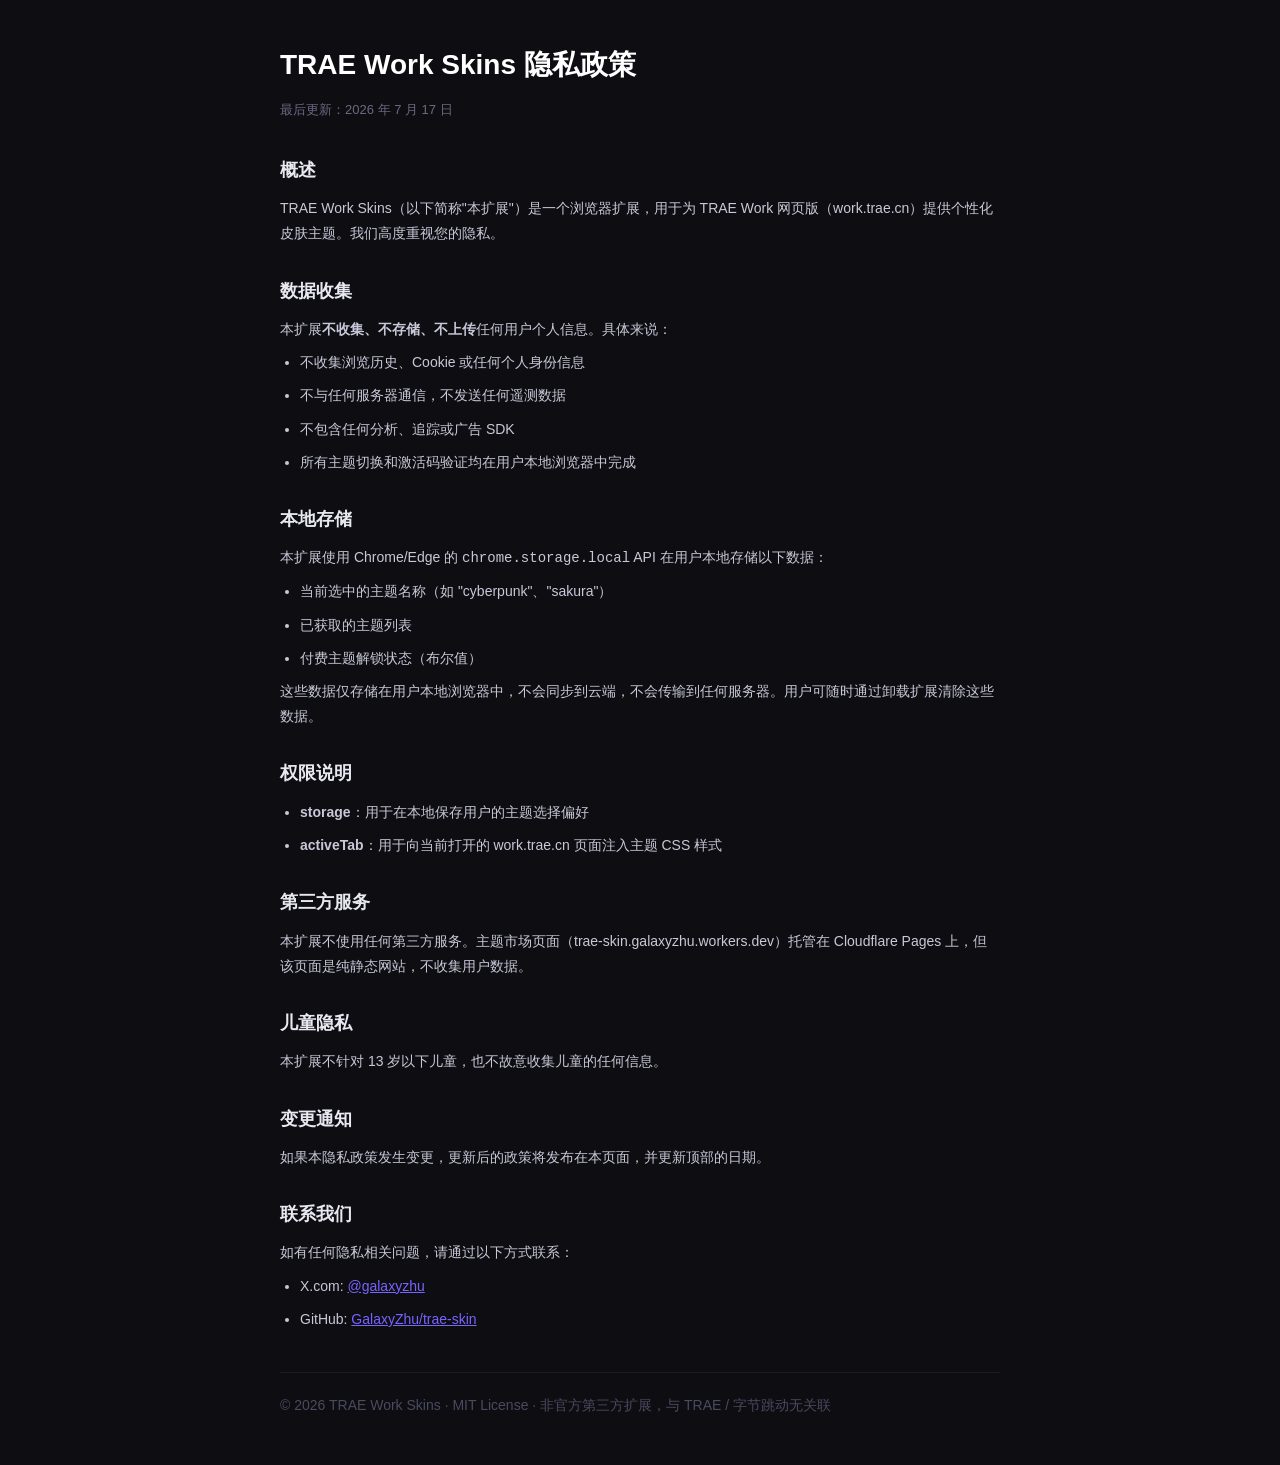
<file: privacy.html>
<!DOCTYPE html>
<html lang="zh-CN">
<head>
  <meta charset="UTF-8">
  <meta name="viewport" content="width=device-width, initial-scale=1.0">
  <title>隐私政策 — TRAE Work Skins</title>
  <style>
    * { margin: 0; padding: 0; box-sizing: border-box; }
    body {
      font-family: -apple-system, BlinkMacSystemFont, 'Segoe UI', Roboto, sans-serif;
      background: #0d0d12;
      color: #c8c8d8;
      line-height: 1.8;
      padding: 40px 20px;
    }
    .container { max-width: 720px; margin: 0 auto; }
    h1 {
      font-size: 28px;
      color: #fff;
      margin-bottom: 8px;
    }
    .date { font-size: 13px; color: #6a6a80; margin-bottom: 32px; }
    h2 {
      font-size: 18px;
      color: #e8e8f0;
      margin-top: 28px;
      margin-bottom: 10px;
    }
    p, li { font-size: 14px; margin-bottom: 8px; }
    ul { padding-left: 20px; }
    a { color: #7864ff; }
    .footer {
      margin-top: 40px;
      padding-top: 20px;
      border-top: 1px solid rgba(255,255,255,0.06);
      font-size: 12px;
      color: #4a4a60;
    }
  </style>
</head>
<body>
  <div class="container">
    <h1>TRAE Work Skins 隐私政策</h1>
    <p class="date">最后更新：2026 年 7 月 17 日</p>

    <h2>概述</h2>
    <p>TRAE Work Skins（以下简称"本扩展"）是一个浏览器扩展，用于为 TRAE Work 网页版（work.trae.cn）提供个性化皮肤主题。我们高度重视您的隐私。</p>

    <h2>数据收集</h2>
    <p>本扩展<strong>不收集、不存储、不上传</strong>任何用户个人信息。具体来说：</p>
    <ul>
      <li>不收集浏览历史、Cookie 或任何个人身份信息</li>
      <li>不与任何服务器通信，不发送任何遥测数据</li>
      <li>不包含任何分析、追踪或广告 SDK</li>
      <li>所有主题切换和激活码验证均在用户本地浏览器中完成</li>
    </ul>

    <h2>本地存储</h2>
    <p>本扩展使用 Chrome/Edge 的 <code>chrome.storage.local</code> API 在用户本地存储以下数据：</p>
    <ul>
      <li>当前选中的主题名称（如 "cyberpunk"、"sakura"）</li>
      <li>已获取的主题列表</li>
      <li>付费主题解锁状态（布尔值）</li>
    </ul>
    <p>这些数据仅存储在用户本地浏览器中，不会同步到云端，不会传输到任何服务器。用户可随时通过卸载扩展清除这些数据。</p>

    <h2>权限说明</h2>
    <ul>
      <li><strong>storage</strong>：用于在本地保存用户的主题选择偏好</li>
      <li><strong>activeTab</strong>：用于向当前打开的 work.trae.cn 页面注入主题 CSS 样式</li>
    </ul>

    <h2>第三方服务</h2>
    <p>本扩展不使用任何第三方服务。主题市场页面（trae-skin.galaxyzhu.workers.dev）托管在 Cloudflare Pages 上，但该页面是纯静态网站，不收集用户数据。</p>

    <h2>儿童隐私</h2>
    <p>本扩展不针对 13 岁以下儿童，也不故意收集儿童的任何信息。</p>

    <h2>变更通知</h2>
    <p>如果本隐私政策发生变更，更新后的政策将发布在本页面，并更新顶部的日期。</p>

    <h2>联系我们</h2>
    <p>如有任何隐私相关问题，请通过以下方式联系：</p>
    <ul>
      <li>X.com: <a href="https://x.com/galaxyzhu" target="_blank">@galaxyzhu</a></li>
      <li>GitHub: <a href="https://github.com/GalaxyZhu/trae-skin" target="_blank">GalaxyZhu/trae-skin</a></li>
    </ul>

    <div class="footer">
      <p>© 2026 TRAE Work Skins · MIT License · 非官方第三方扩展，与 TRAE / 字节跳动无关联</p>
    </div>
  </div>
</body>
</html>
</file>
